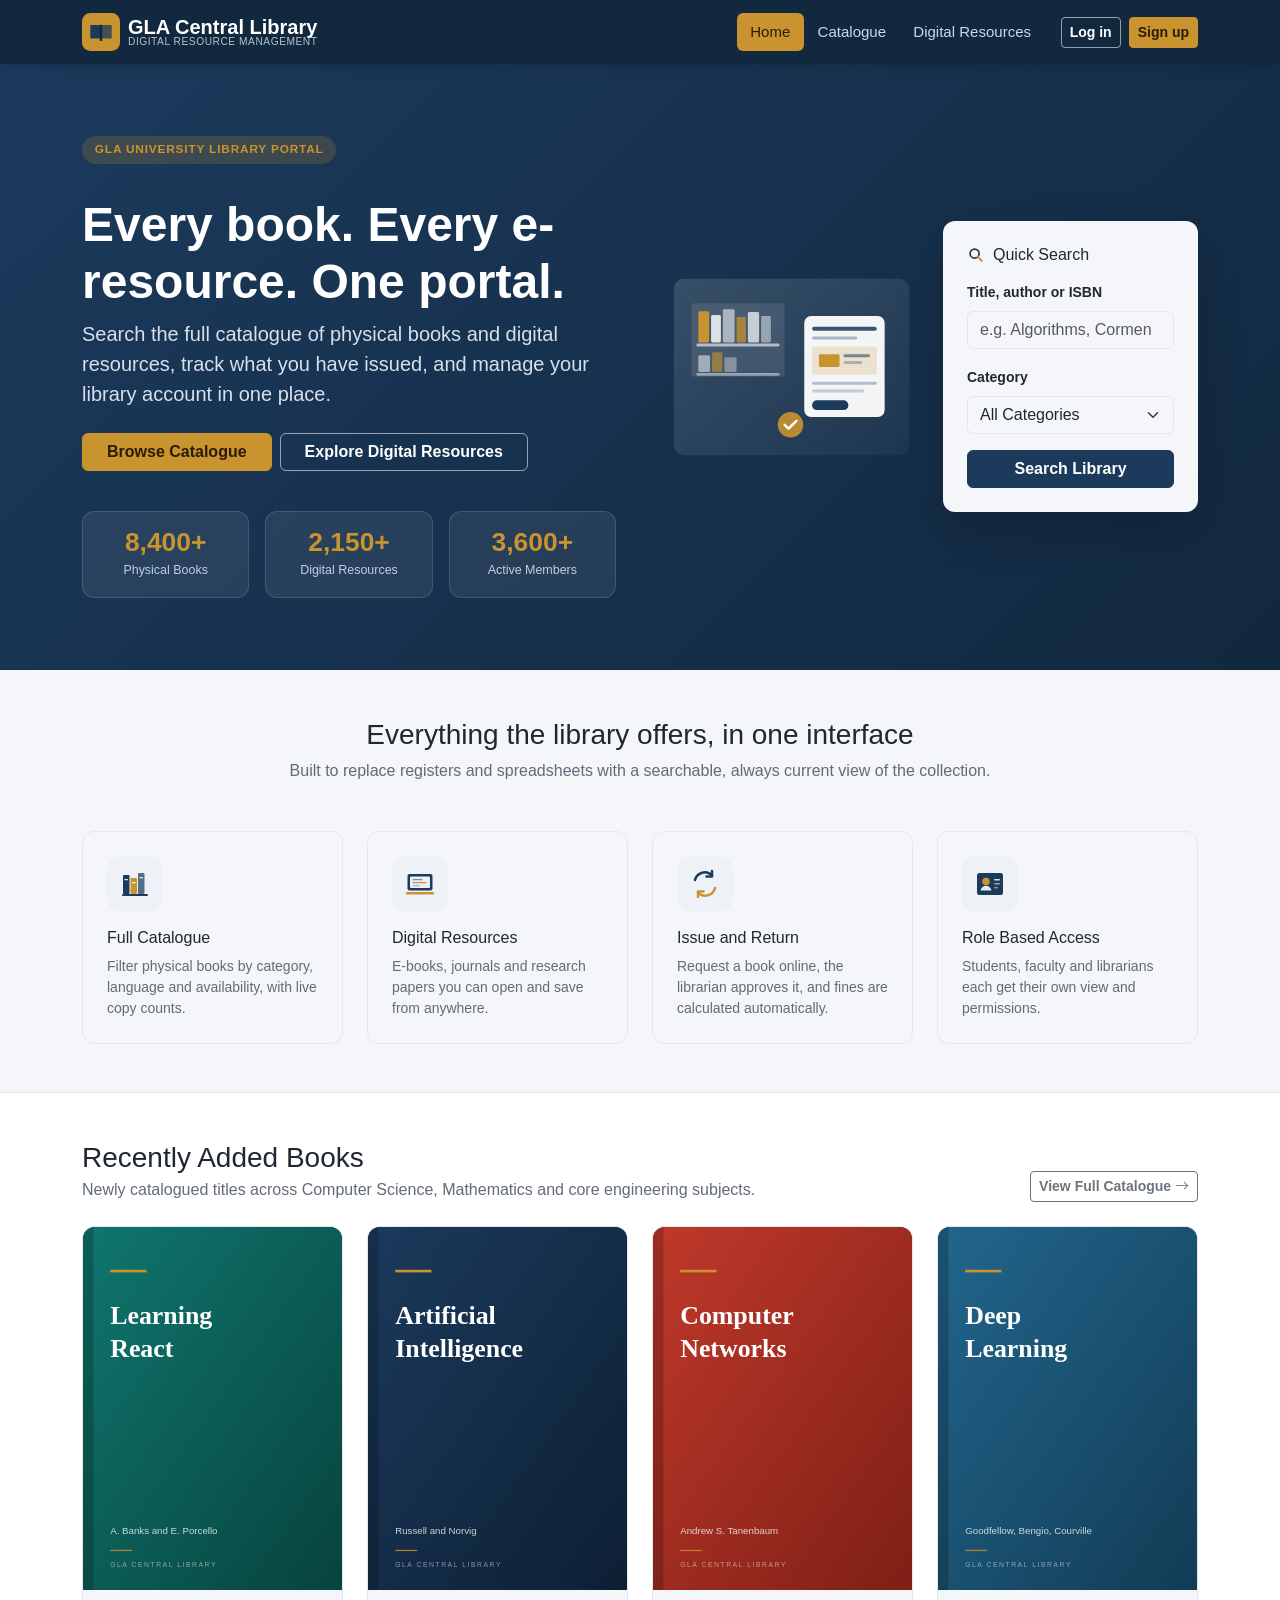
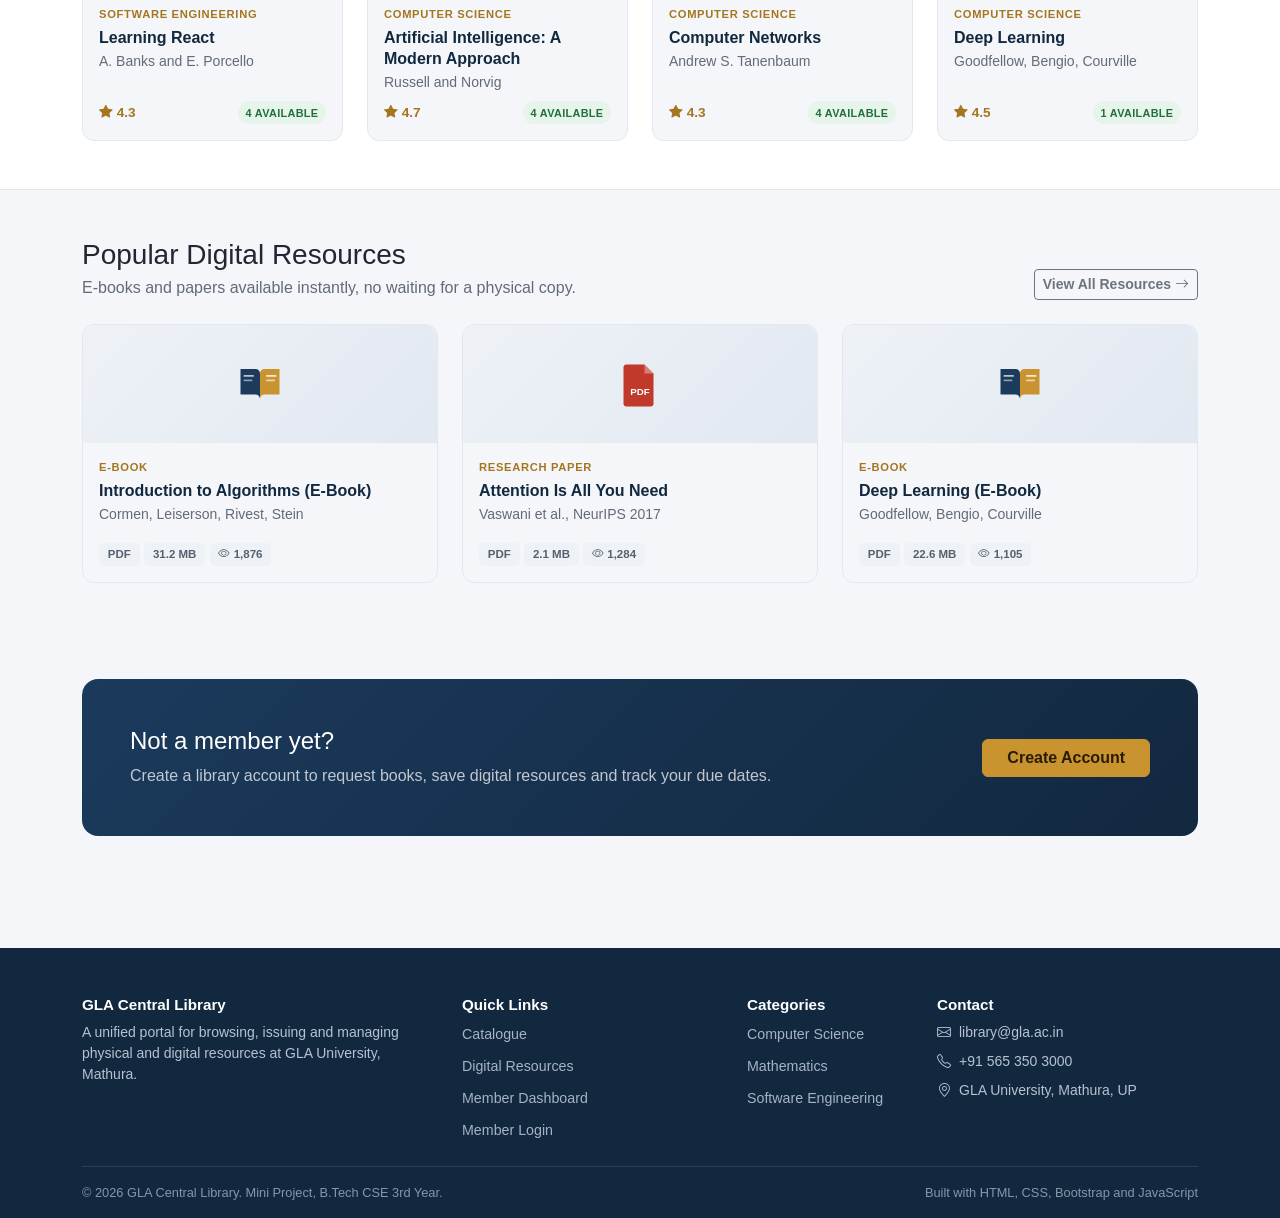
<file: index.html>
<!DOCTYPE html>
<html lang="en">
<head>
<meta charset="UTF-8">
<meta name="viewport" content="width=device-width, initial-scale=1">
<title>Home | GLA Central Library</title>
<meta name="description" content="GLA Central Library portal - search books, open digital resources and manage your library account.">
<link rel="icon" href="img/logo.svg">
<link href="https://cdn.jsdelivr.net/npm/bootstrap@5.3.3/dist/css/bootstrap.min.css" rel="stylesheet">
<link href="https://cdn.jsdelivr.net/npm/bootstrap-icons@1.11.3/font/bootstrap-icons.min.css" rel="stylesheet">
<link rel="stylesheet" href="css/style.css">
<link rel="stylesheet" href="css/responsive.css">
</head>
<body>

<header id="siteHeader" class="sticky-top"></header>

<main id="main">

<section class="hero py-5">
  <div class="container py-lg-4">
    <div class="row align-items-center g-5">
      <div class="col-lg-6">
        <span class="eyebrow mb-3">GLA University Library Portal</span>
        <h1 class="display-5 fw-bold mt-3">Every book. Every e-resource. One portal.</h1>
        <p class="lead">Search the full catalogue of physical books and digital resources, track what you have issued, and manage your library account in one place.</p>
        <div class="d-flex flex-wrap gap-2 mt-4">
          <a href="catalogue.html" class="btn btn-gold px-4">Browse Catalogue</a>
          <a href="digital-resources.html" class="btn btn-outline-light-thin px-4">Explore Digital Resources</a>
        </div>

        <div class="row g-3 mt-4">
          <div class="col-4">
            <div class="stat-tile">
              <span class="stat-value" data-count="8400" data-suffix="+">0</span>
              <small>Physical Books</small>
            </div>
          </div>
          <div class="col-4">
            <div class="stat-tile">
              <span class="stat-value" data-count="2150" data-suffix="+">0</span>
              <small>Digital Resources</small>
            </div>
          </div>
          <div class="col-4">
            <div class="stat-tile">
              <span class="stat-value" data-count="3600" data-suffix="+">0</span>
              <small>Active Members</small>
            </div>
          </div>
        </div>
      </div>

      <div class="col-lg-6">
        <div class="row g-4 align-items-center">
          <div class="col-md-6 d-none d-lg-block">
            <img src="img/hero-library.svg" alt="Library shelves and a digital reader" class="hero-art">
          </div>
          <div class="col-md-6">
            <div class="card shadow-lg border-0">
              <div class="card-body p-4">
                <h2 class="h6 mb-3 d-flex align-items-center gap-2">
                  <img src="img/icons/search.svg" alt="" width="18" height="18"> Quick Search
                </h2>
                <form action="catalogue.html" method="get">
                  <div class="mb-3">
                    <label for="q" class="form-label small fw-semibold">Title, author or ISBN</label>
                    <input type="text" class="form-control" id="q" name="q" placeholder="e.g. Algorithms, Cormen">
                  </div>
                  <div class="mb-3">
                    <label for="cat" class="form-label small fw-semibold">Category</label>
                    <select class="form-select" id="cat" name="category">
                      <option value="">All Categories</option>
                    </select>
                  </div>
                  <button type="submit" class="btn btn-navy w-100">Search Library</button>
                </form>
              </div>
            </div>
          </div>
        </div>
      </div>
    </div>
  </div>
</section>

<section class="py-5">
  <div class="container">
    <div class="text-center mb-5">
      <h2 class="h3">Everything the library offers, in one interface</h2>
      <p class="text-muted-soft mb-0">Built to replace registers and spreadsheets with a searchable, always current view of the collection.</p>
    </div>

    <div class="row g-4">
      <div class="col-sm-6 col-lg-3">
        <a href="catalogue.html" class="card card-lift feature-card h-100 text-decoration-none text-reset">
          <div class="card-body p-4">
            <div class="feature-icon-box mb-3"><img src="img/icons/catalogue.svg" alt=""></div>
            <h3 class="h6">Full Catalogue</h3>
            <p class="text-muted-soft small mb-0">Filter physical books by category, language and availability, with live copy counts.</p>
          </div>
        </a>
      </div>
      <div class="col-sm-6 col-lg-3">
        <a href="digital-resources.html" class="card card-lift feature-card h-100 text-decoration-none text-reset">
          <div class="card-body p-4">
            <div class="feature-icon-box mb-3"><img src="img/icons/digital.svg" alt=""></div>
            <h3 class="h6">Digital Resources</h3>
            <p class="text-muted-soft small mb-0">E-books, journals and research papers you can open and save from anywhere.</p>
          </div>
        </a>
      </div>
      <div class="col-sm-6 col-lg-3">
        <div class="card card-lift feature-card h-100">
          <div class="card-body p-4">
            <div class="feature-icon-box mb-3"><img src="img/icons/issue-return.svg" alt=""></div>
            <h3 class="h6">Issue and Return</h3>
            <p class="text-muted-soft small mb-0">Request a book online, the librarian approves it, and fines are calculated automatically.</p>
          </div>
        </div>
      </div>
      <div class="col-sm-6 col-lg-3">
        <div class="card card-lift feature-card h-100">
          <div class="card-body p-4">
            <div class="feature-icon-box mb-3"><img src="img/icons/dashboard.svg" alt=""></div>
            <h3 class="h6">Role Based Access</h3>
            <p class="text-muted-soft small mb-0">Students, faculty and librarians each get their own view and permissions.</p>
          </div>
        </div>
      </div>
    </div>
  </div>
</section>

<section class="py-5 bg-white border-top border-bottom">
  <div class="container">
    <div class="d-flex flex-wrap justify-content-between align-items-end gap-2 mb-4">
      <div>
        <h2 class="h3 mb-1">Recently Added Books</h2>
        <p class="text-muted-soft mb-0">Newly catalogued titles across Computer Science, Mathematics and core engineering subjects.</p>
      </div>
      <a href="catalogue.html?sort=newest" class="btn btn-outline-secondary btn-sm">View Full Catalogue <i class="bi bi-arrow-right"></i></a>
    </div>
    <div class="row g-4" id="latestBooks"></div>
  </div>
</section>

<section class="py-5">
  <div class="container">
    <div class="d-flex flex-wrap justify-content-between align-items-end gap-2 mb-4">
      <div>
        <h2 class="h3 mb-1">Popular Digital Resources</h2>
        <p class="text-muted-soft mb-0">E-books and papers available instantly, no waiting for a physical copy.</p>
      </div>
      <a href="digital-resources.html" class="btn btn-outline-secondary btn-sm">View All Resources <i class="bi bi-arrow-right"></i></a>
    </div>
    <div class="row g-4" id="topResources"></div>
  </div>
</section>

<section class="py-5">
  <div class="container">
    <div class="rounded-4 p-4 p-lg-5 text-white" style="background:linear-gradient(135deg,#1b3a5c,#12283f)">
      <div class="row align-items-center g-4" id="ctaBox">
        <div class="col-lg-8">
          <h2 class="h4 text-white mb-2">Not a member yet?</h2>
          <p class="mb-0 text-light opacity-75">Create a library account to request books, save digital resources and track your due dates.</p>
        </div>
        <div class="col-lg-4 text-lg-end">
          <a href="signup.html" class="btn btn-gold px-4">Create Account</a>
        </div>
      </div>
    </div>
  </div>
</section>

</main>

<footer id="siteFooter"></footer>

<script src="https://cdn.jsdelivr.net/npm/bootstrap@5.3.3/dist/js/bootstrap.bundle.min.js"></script>
<script src="js/main.js"></script>
<script src="js/home.js"></script>
</body>
</html>
</file>
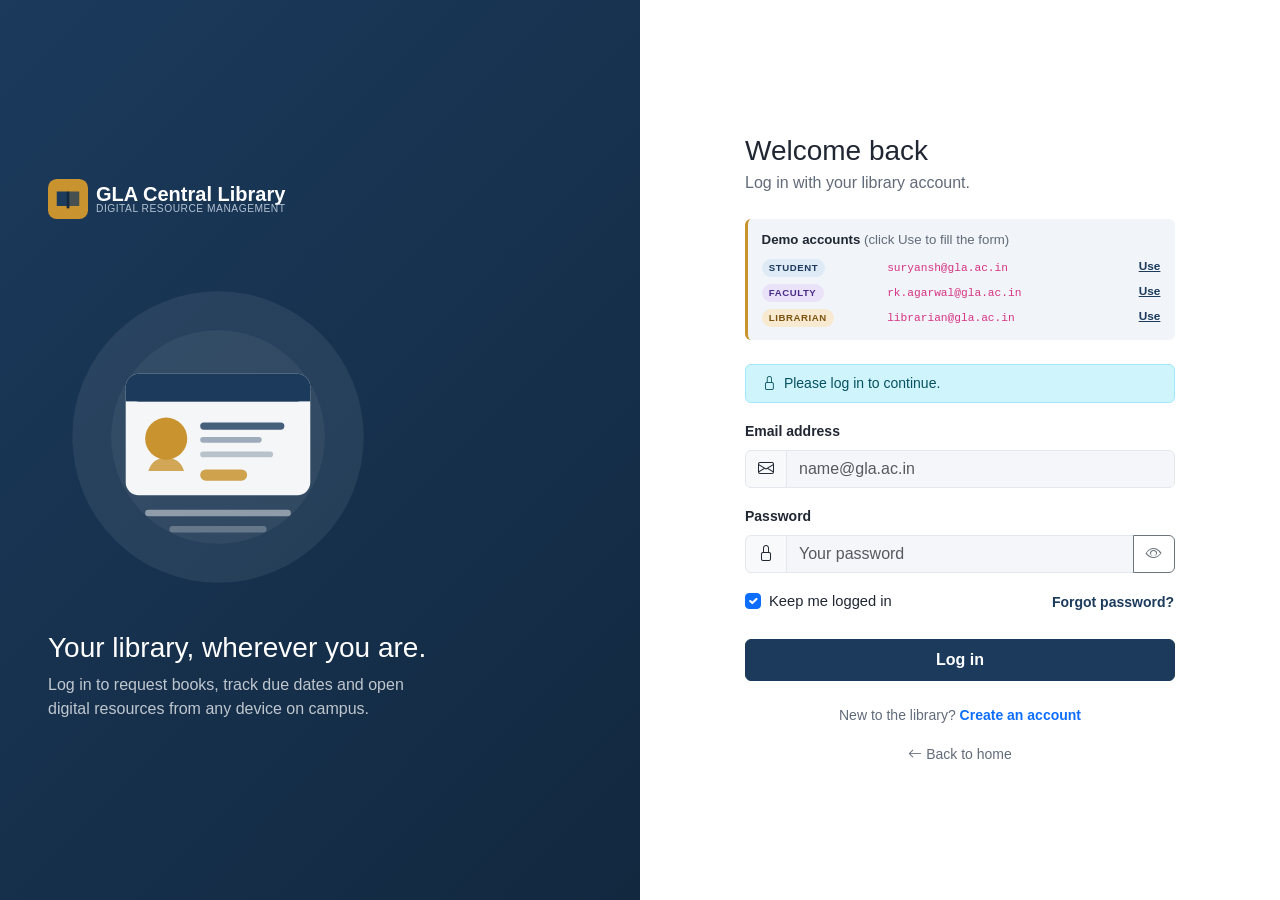
<file: admin.html>
<!DOCTYPE html>
<html lang="en">
<head>
<meta charset="UTF-8">
<meta name="viewport" content="width=device-width, initial-scale=1">
<title>Librarian Desk | GLA Central Library</title>
<link rel="icon" href="img/logo.svg">
<link href="https://cdn.jsdelivr.net/npm/bootstrap@5.3.3/dist/css/bootstrap.min.css" rel="stylesheet">
<link href="https://cdn.jsdelivr.net/npm/bootstrap-icons@1.11.3/font/bootstrap-icons.min.css" rel="stylesheet">
<link rel="stylesheet" href="css/style.css">
<link rel="stylesheet" href="css/responsive.css">
</head>
<body>

<header id="siteHeader" class="sticky-top"></header>

<main id="main">
<section class="py-4 py-lg-5">
  <div class="container">
    <nav aria-label="breadcrumb">
      <ol class="breadcrumb small mb-3">
        <li class="breadcrumb-item"><a href="index.html" class="text-decoration-none">Home</a></li>
        <li class="breadcrumb-item active" aria-current="page">Librarian Desk</li>
      </ol>
    </nav>

    <div class="welcome-banner mb-4">
      <div class="d-flex flex-wrap justify-content-between align-items-center gap-3">
        <div>
          <span class="role-pill role-librarian">Librarian</span>
          <h1 class="h3 mt-2 mb-1">Librarian Desk</h1>
          <p class="mb-0 opacity-75" id="deskSummary">Manage books, members, resources and the JSON database.</p>
        </div>
        <div class="d-flex flex-wrap gap-2">
          <a href="issue-return.html" class="btn btn-gold btn-sm"><i class="bi bi-arrow-left-right me-1"></i>Issue / Return</a>
          <button type="button" class="btn btn-outline-light-thin btn-sm" id="exportAllTop"><i class="bi bi-download me-1"></i>Export database</button>
        </div>
      </div>
    </div>

    <div class="row g-3 mb-4" id="kpiRow"></div>

    <ul class="nav nav-tabs" id="deskTabs" role="tablist">
      <li class="nav-item" role="presentation"><button class="nav-link active" id="tab-overview" data-bs-toggle="tab" data-bs-target="#paneOverview" type="button" role="tab">Overview</button></li>
      <li class="nav-item" role="presentation"><button class="nav-link" id="tab-books" data-bs-toggle="tab" data-bs-target="#paneBooks" type="button" role="tab">Books</button></li>
      <li class="nav-item" role="presentation"><button class="nav-link" id="tab-members" data-bs-toggle="tab" data-bs-target="#paneMembers" type="button" role="tab">Members</button></li>
      <li class="nav-item" role="presentation"><button class="nav-link" id="tab-resources" data-bs-toggle="tab" data-bs-target="#paneResources" type="button" role="tab">Digital Resources</button></li>
      <li class="nav-item" role="presentation"><button class="nav-link" id="tab-data" data-bs-toggle="tab" data-bs-target="#paneData" type="button" role="tab">JSON Data</button></li>
    </ul>

    <div class="tab-content bg-white border border-top-0 rounded-bottom-3 p-3 p-lg-4">

      <!-- overview -->
      <div class="tab-pane fade show active" id="paneOverview" role="tabpanel" aria-labelledby="tab-overview">
        <div class="row g-4">
          <div class="col-lg-7">
            <h2 class="section-title mb-3"><i class="bi bi-exclamation-octagon"></i> Overdue and due soon</h2>
            <div class="table-responsive">
              <table class="table align-middle mb-0">
                <thead><tr><th>Member</th><th>Book</th><th>Due</th><th>Fine</th><th class="text-end"></th></tr></thead>
                <tbody id="attentionRows"></tbody>
              </table>
            </div>
          </div>
          <div class="col-lg-5">
            <h2 class="section-title mb-3"><i class="bi bi-bar-chart"></i> Copies by category</h2>
            <div id="categoryBars"></div>
            <h2 class="section-title mt-4 mb-3"><i class="bi bi-trophy"></i> Most borrowed</h2>
            <ol class="small mb-0 ps-3" id="topBooks"></ol>
          </div>
        </div>
      </div>

      <!-- books -->
      <div class="tab-pane fade" id="paneBooks" role="tabpanel" aria-labelledby="tab-books">
        <div class="d-flex flex-wrap justify-content-between gap-2 mb-3">
          <input type="search" class="form-control form-control-sm" id="bookSearch" placeholder="Search title, author, ISBN" style="max-width:280px" aria-label="Search books">
          <button class="btn btn-navy btn-sm" type="button" id="addBookBtn"><i class="bi bi-plus-lg me-1"></i>Add book</button>
        </div>
        <div class="table-responsive">
          <table class="table align-middle mb-0">
            <thead><tr><th>Book</th><th>Category</th><th>ISBN</th><th>Copies</th><th>Rating</th><th class="text-end">Actions</th></tr></thead>
            <tbody id="bookRows"></tbody>
          </table>
        </div>
      </div>

      <!-- members -->
      <div class="tab-pane fade" id="paneMembers" role="tabpanel" aria-labelledby="tab-members">
        <div class="d-flex flex-wrap justify-content-between gap-2 mb-3">
          <div class="d-flex flex-wrap gap-2">
            <input type="search" class="form-control form-control-sm" id="memberSearch" placeholder="Search name, email, ID" style="max-width:240px" aria-label="Search members">
            <select class="form-select form-select-sm w-auto" id="roleFilter" aria-label="Filter by role">
              <option value="">All roles</option>
              <option value="student">Students</option>
              <option value="faculty">Faculty</option>
              <option value="librarian">Librarians</option>
            </select>
          </div>
          <button class="btn btn-navy btn-sm" type="button" id="addMemberBtn"><i class="bi bi-person-plus me-1"></i>Add member</button>
        </div>
        <div class="table-responsive">
          <table class="table align-middle mb-0">
            <thead><tr><th>Member</th><th>ID</th><th>Role</th><th>Loans</th><th>Fine due</th><th>Status</th><th class="text-end">Actions</th></tr></thead>
            <tbody id="memberRows"></tbody>
          </table>
        </div>
      </div>

      <!-- resources -->
      <div class="tab-pane fade" id="paneResources" role="tabpanel" aria-labelledby="tab-resources">
        <div class="d-flex flex-wrap justify-content-between gap-2 mb-3">
          <input type="search" class="form-control form-control-sm" id="resourceSearch" placeholder="Search resources" style="max-width:280px" aria-label="Search resources">
          <button class="btn btn-navy btn-sm" type="button" id="addResourceBtn"><i class="bi bi-plus-lg me-1"></i>Add resource</button>
        </div>
        <div class="table-responsive">
          <table class="table align-middle mb-0">
            <thead><tr><th>Resource</th><th>Type</th><th>Access</th><th>Views</th><th class="text-end">Actions</th></tr></thead>
            <tbody id="resourceRows"></tbody>
          </table>
        </div>
      </div>

      <!-- data -->
      <div class="tab-pane fade" id="paneData" role="tabpanel" aria-labelledby="tab-data">
        <div class="row g-4">
          <div class="col-lg-6">
            <h2 class="section-title mb-2"><i class="bi bi-database"></i> How the JSON database works</h2>
            <p class="small text-muted-soft">The files in <code>data/</code> are the seed. On the first visit they are loaded into the browser and every change (issues, returns, requests, sign ups, edits) is saved on top of them. Export a collection below to get the current state back as a JSON file - drop it into <code>data/</code> to make it the new seed.</p>
            <div class="table-responsive">
              <table class="table align-middle mb-0">
                <thead><tr><th>Collection</th><th>Records</th><th class="text-end">Export</th></tr></thead>
                <tbody id="dataRows"></tbody>
              </table>
            </div>
          </div>
          <div class="col-lg-6">
            <h2 class="section-title mb-2"><i class="bi bi-arrow-counterclockwise"></i> Reset</h2>
            <p class="small text-muted-soft">Throws away every change and reloads the original JSON files. Useful before a demo.</p>
            <button class="btn btn-outline-danger btn-sm" type="button" id="resetAll"><i class="bi bi-arrow-counterclockwise me-1"></i>Reset demo data</button>

            <h2 class="section-title mt-4 mb-2"><i class="bi bi-shield-lock"></i> Role permissions</h2>
            <div id="permTable"></div>
          </div>
        </div>
      </div>
    </div>
  </div>
</section>
</main>

<!-- shared modal used for add / edit forms -->
<div class="modal fade" id="formModal" tabindex="-1" aria-labelledby="formModalTitle" aria-hidden="true">
  <div class="modal-dialog modal-lg modal-dialog-scrollable">
    <form class="modal-content" id="modalForm" novalidate>
      <div class="modal-header">
        <h2 class="modal-title h5" id="formModalTitle">Edit</h2>
        <button type="button" class="btn-close" data-bs-dismiss="modal" aria-label="Close"></button>
      </div>
      <div class="modal-body" id="modalBody"></div>
      <div class="modal-footer">
        <div class="small text-danger me-auto" id="modalErr" role="alert"></div>
        <button type="button" class="btn btn-outline-secondary" data-bs-dismiss="modal">Cancel</button>
        <button type="submit" class="btn btn-navy" id="modalSave">Save</button>
      </div>
    </form>
  </div>
</div>

<footer id="siteFooter"></footer>

<script src="https://cdn.jsdelivr.net/npm/bootstrap@5.3.3/dist/js/bootstrap.bundle.min.js"></script>
<script src="js/main.js"></script>
<script src="js/admin.js"></script>
</body>
</html>
</file>
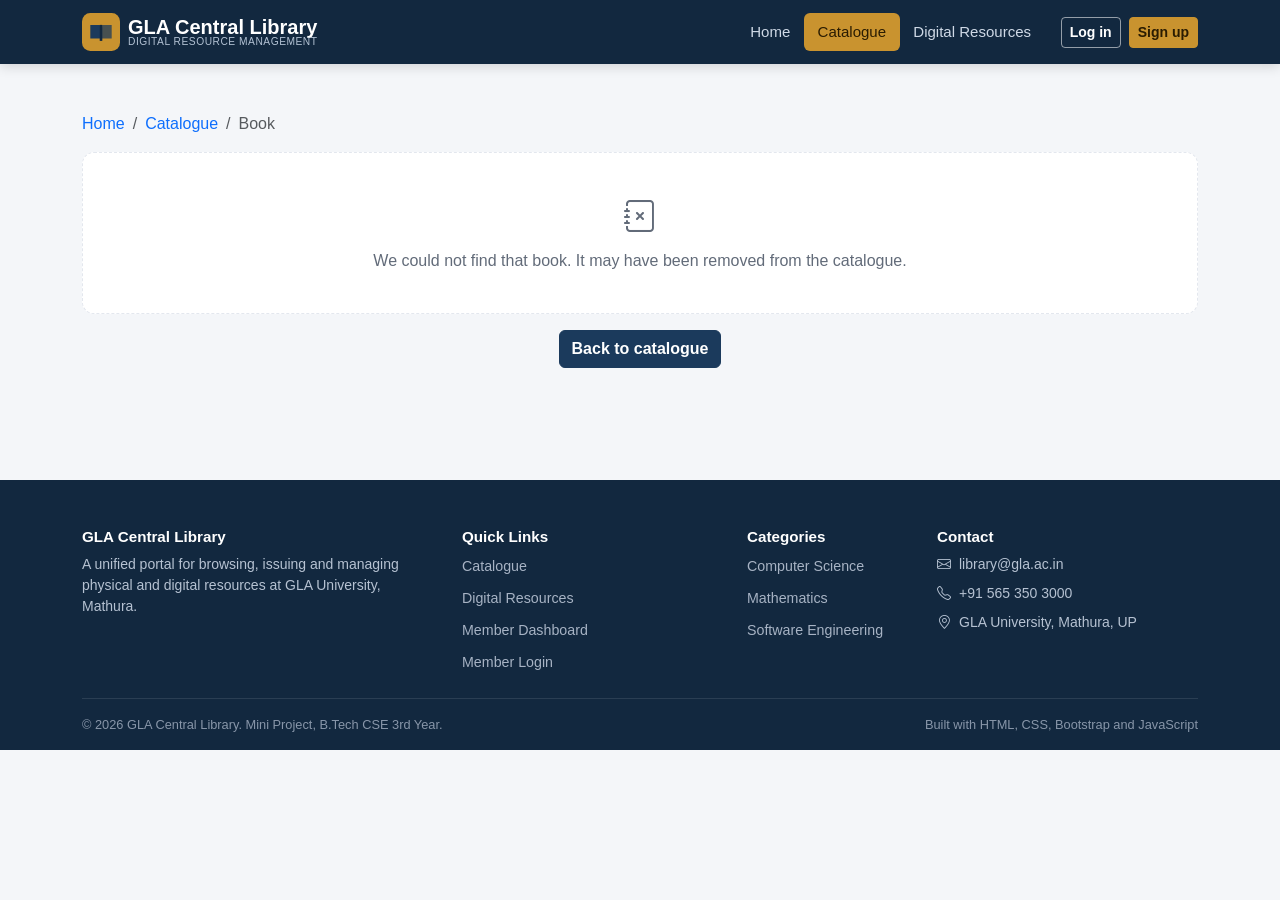
<file: book-details.html>
<!DOCTYPE html>
<html lang="en">
<head>
<meta charset="UTF-8">
<meta name="viewport" content="width=device-width, initial-scale=1">
<title>Book Details | GLA Central Library</title>
<link rel="icon" href="img/logo.svg">
<link href="https://cdn.jsdelivr.net/npm/bootstrap@5.3.3/dist/css/bootstrap.min.css" rel="stylesheet">
<link href="https://cdn.jsdelivr.net/npm/bootstrap-icons@1.11.3/font/bootstrap-icons.min.css" rel="stylesheet">
<link rel="stylesheet" href="css/style.css">
<link rel="stylesheet" href="css/responsive.css">
</head>
<body>

<header id="siteHeader" class="sticky-top"></header>

<main id="main">
<section class="py-4 py-lg-5">
  <div class="container">
    <nav aria-label="breadcrumb">
      <ol class="breadcrumb small">
        <li class="breadcrumb-item"><a href="index.html" class="text-decoration-none">Home</a></li>
        <li class="breadcrumb-item"><a href="catalogue.html" class="text-decoration-none">Catalogue</a></li>
        <li class="breadcrumb-item active" aria-current="page" id="crumbTitle">Book</li>
      </ol>
    </nav>

    <div id="bookDetail"></div>

    <div class="mt-5" id="similarWrap" hidden>
      <div class="d-flex justify-content-between align-items-end mb-3">
        <h2 class="h4 mb-0">You may also like</h2>
        <a href="catalogue.html" class="small text-decoration-none" id="similarMore">More in this category <i class="bi bi-arrow-right"></i></a>
      </div>
      <div class="row g-4" id="similarBooks"></div>
    </div>
  </div>
</section>
</main>

<footer id="siteFooter"></footer>

<script src="https://cdn.jsdelivr.net/npm/bootstrap@5.3.3/dist/js/bootstrap.bundle.min.js"></script>
<script src="js/main.js"></script>
<script src="js/book-details.js"></script>
</body>
</html>
</file>
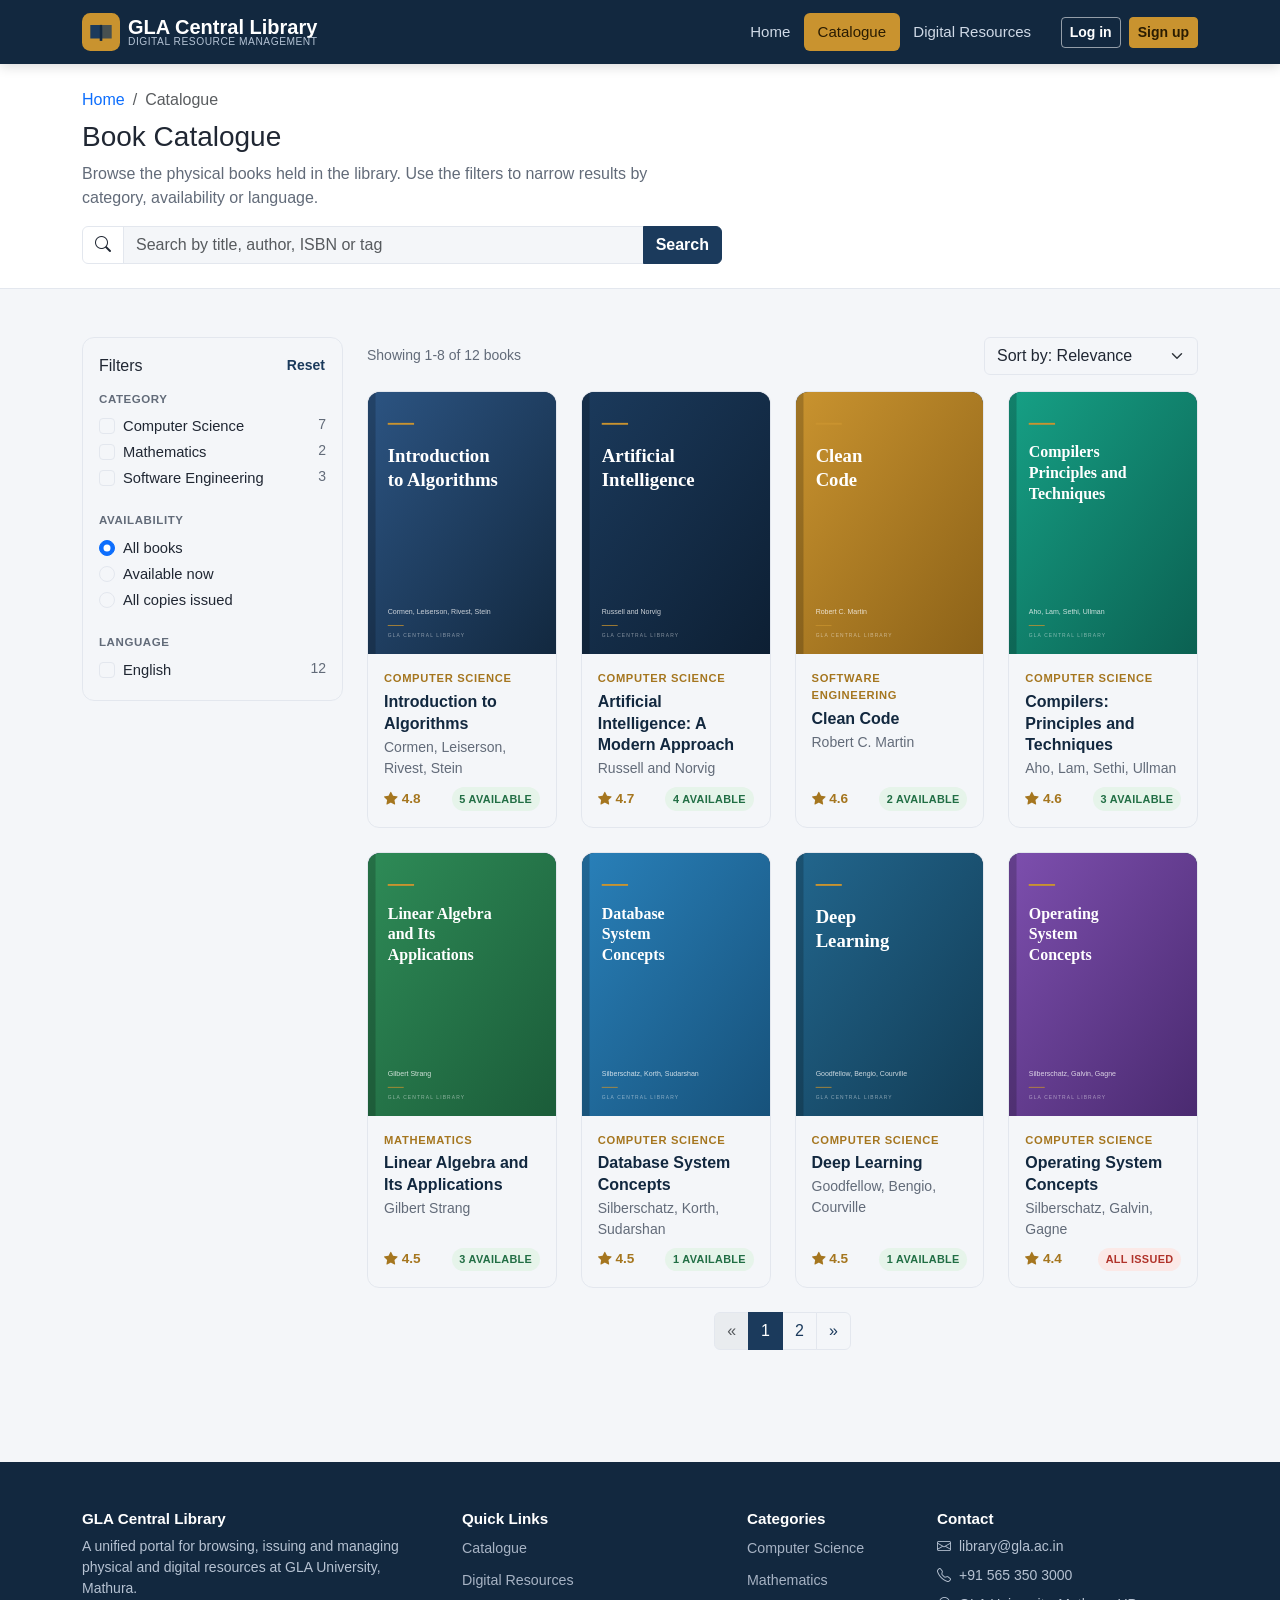
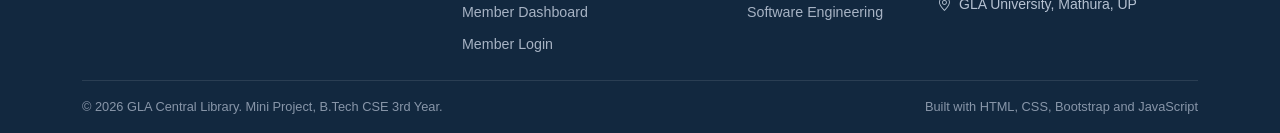
<file: catalogue.html>
<!DOCTYPE html>
<html lang="en">
<head>
<meta charset="UTF-8">
<meta name="viewport" content="width=device-width, initial-scale=1">
<title>Catalogue | GLA Central Library</title>
<link rel="icon" href="img/logo.svg">
<link href="https://cdn.jsdelivr.net/npm/bootstrap@5.3.3/dist/css/bootstrap.min.css" rel="stylesheet">
<link href="https://cdn.jsdelivr.net/npm/bootstrap-icons@1.11.3/font/bootstrap-icons.min.css" rel="stylesheet">
<link rel="stylesheet" href="css/style.css">
<link rel="stylesheet" href="css/responsive.css">
</head>
<body>

<header id="siteHeader" class="sticky-top"></header>

<main id="main">

<section class="py-4 bg-white border-bottom">
  <div class="container">
    <nav aria-label="breadcrumb">
      <ol class="breadcrumb small mb-2">
        <li class="breadcrumb-item"><a href="index.html" class="text-decoration-none">Home</a></li>
        <li class="breadcrumb-item active" aria-current="page">Catalogue</li>
      </ol>
    </nav>
    <h1 class="h3">Book Catalogue</h1>
    <p class="text-muted-soft" style="max-width:65ch">Browse the physical books held in the library. Use the filters to narrow results by category, availability or language.</p>

    <form class="input-group mt-3" style="max-width:640px" id="searchForm" role="search">
      <span class="input-group-text bg-white"><i class="bi bi-search"></i></span>
      <input type="search" class="form-control" id="searchInput" placeholder="Search by title, author, ISBN or tag" aria-label="Search books">
      <button class="btn btn-navy" type="submit">Search</button>
    </form>
  </div>
</section>

<section class="py-4 py-lg-5">
  <div class="container">
    <div class="row g-4">

      <aside class="col-lg-3">
        <button class="btn btn-outline-secondary w-100 d-lg-none mb-2" type="button" data-bs-toggle="collapse" data-bs-target="#filterBox" aria-expanded="false" aria-controls="filterBox">
          <i class="bi bi-funnel me-1"></i> Show filters
        </button>
        <div class="collapse d-lg-block" id="filterBox">
          <div class="card filter-card">
            <div class="card-body">
              <div class="d-flex justify-content-between align-items-center mb-3">
                <h2 class="h6 mb-0">Filters</h2>
                <button class="btn btn-link btn-sm text-decoration-none p-0" type="button" id="resetBtn">Reset</button>
              </div>

              <h3 class="text-uppercase text-muted-soft fw-bold mb-2" style="font-size:.72rem;letter-spacing:.05em">Category</h3>
              <div id="categoryFilters" class="mb-4"></div>

              <h3 class="text-uppercase text-muted-soft fw-bold mb-2" style="font-size:.72rem;letter-spacing:.05em">Availability</h3>
              <div id="statusFilters" class="mb-4"></div>

              <h3 class="text-uppercase text-muted-soft fw-bold mb-2" style="font-size:.72rem;letter-spacing:.05em">Language</h3>
              <div id="languageFilters"></div>
            </div>
          </div>
        </div>
      </aside>

      <div class="col-lg-9">
        <div class="d-flex flex-wrap justify-content-between align-items-center gap-2 mb-3">
          <span class="text-muted-soft small" id="resultCount" aria-live="polite"></span>
          <select class="form-select w-auto" id="sortSelect" aria-label="Sort books">
            <option value="relevance">Sort by: Relevance</option>
            <option value="title">Sort by: Title (A-Z)</option>
            <option value="newest">Sort by: Newly Added</option>
            <option value="rating">Sort by: Rating</option>
            <option value="available">Sort by: Most Available</option>
          </select>
        </div>

        <div class="row g-4" id="bookGrid"></div>

        <nav class="mt-4 d-flex justify-content-center" aria-label="Catalogue pages">
          <ul class="pagination mb-0" id="pagination"></ul>
        </nav>
      </div>
    </div>
  </div>
</section>

</main>

<footer id="siteFooter"></footer>

<script src="https://cdn.jsdelivr.net/npm/bootstrap@5.3.3/dist/js/bootstrap.bundle.min.js"></script>
<script src="js/main.js"></script>
<script src="js/catalogue.js"></script>
</body>
</html>
</file>
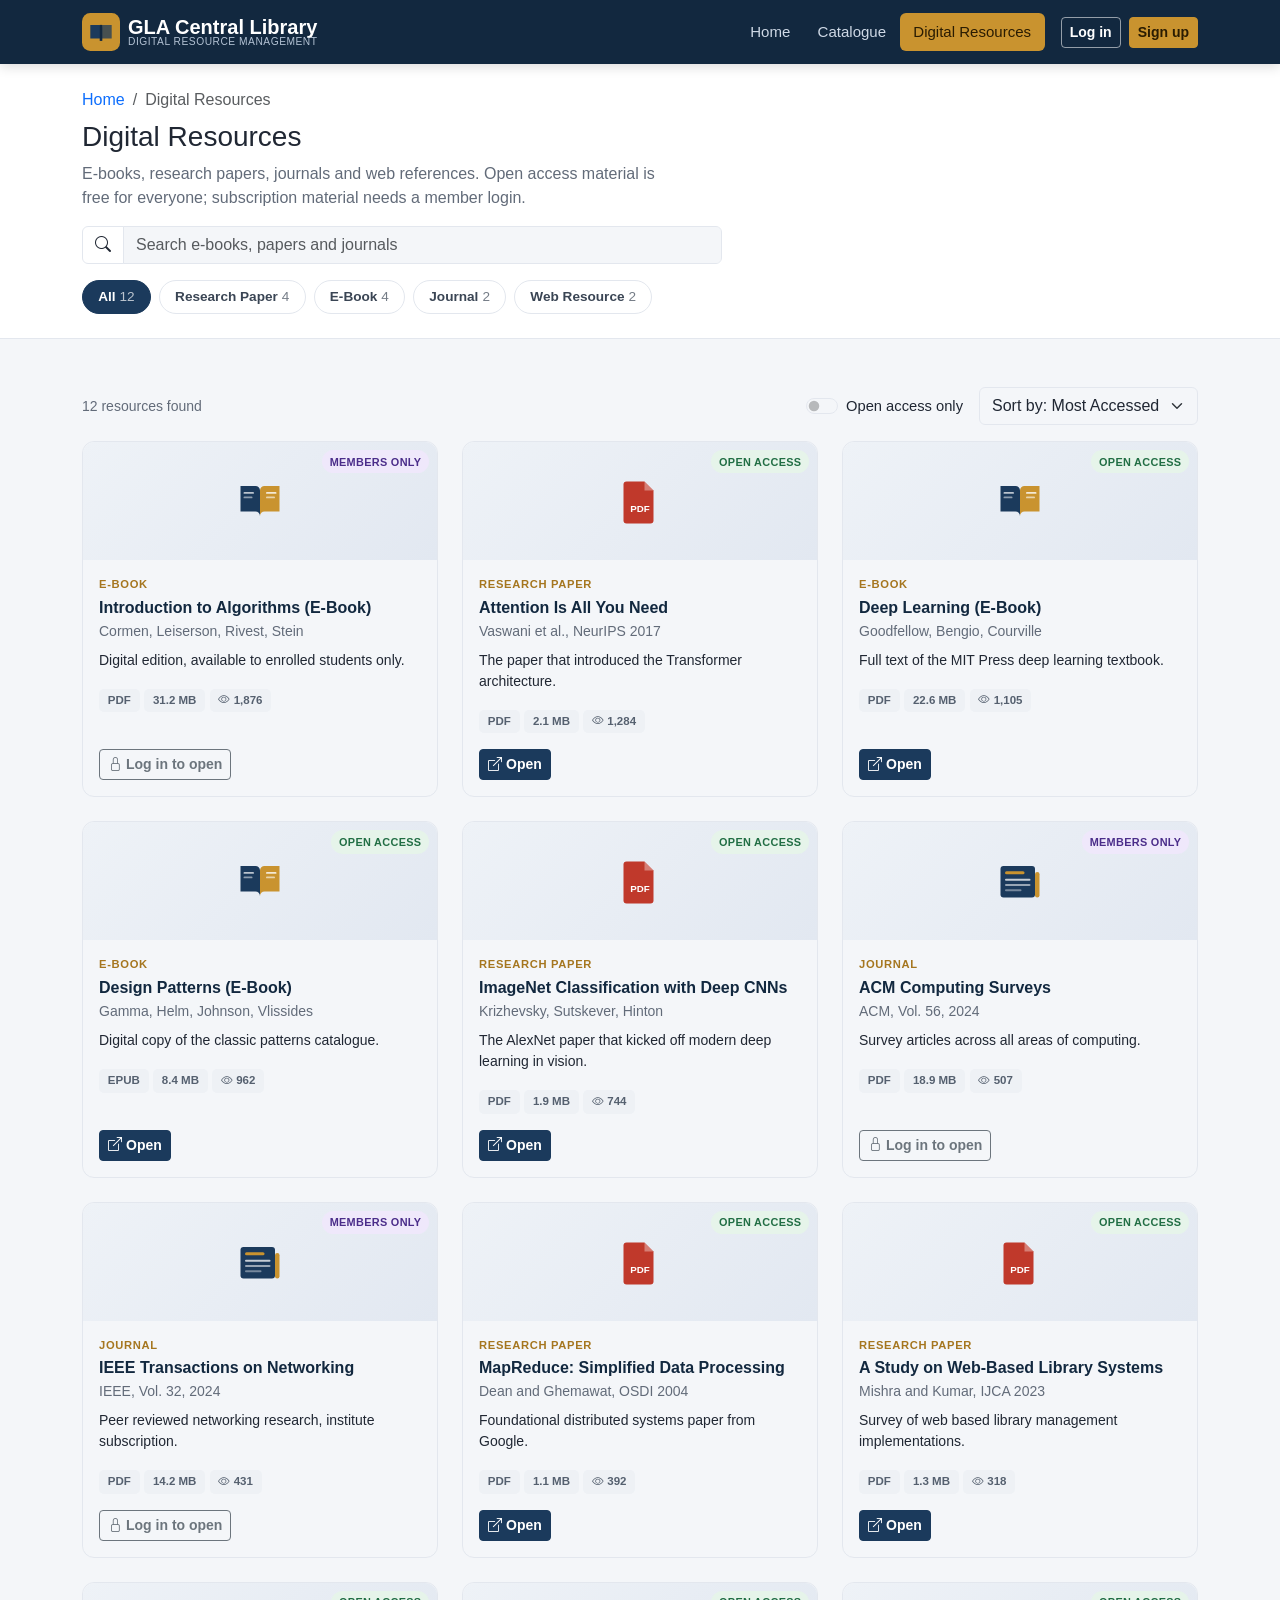
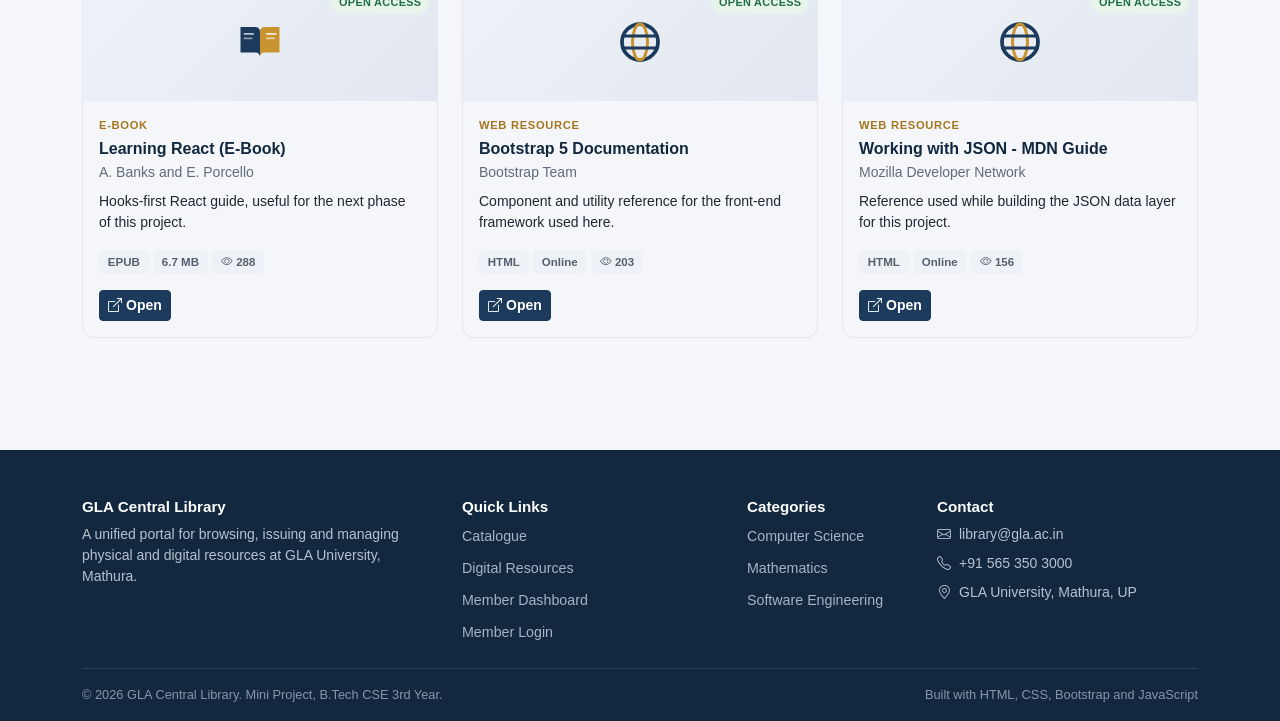
<file: digital-resources.html>
<!DOCTYPE html>
<html lang="en">
<head>
<meta charset="UTF-8">
<meta name="viewport" content="width=device-width, initial-scale=1">
<title>Digital Resources | GLA Central Library</title>
<link rel="icon" href="img/logo.svg">
<link href="https://cdn.jsdelivr.net/npm/bootstrap@5.3.3/dist/css/bootstrap.min.css" rel="stylesheet">
<link href="https://cdn.jsdelivr.net/npm/bootstrap-icons@1.11.3/font/bootstrap-icons.min.css" rel="stylesheet">
<link rel="stylesheet" href="css/style.css">
<link rel="stylesheet" href="css/responsive.css">
</head>
<body>

<header id="siteHeader" class="sticky-top"></header>

<main id="main">

<section class="py-4 bg-white border-bottom">
  <div class="container">
    <nav aria-label="breadcrumb">
      <ol class="breadcrumb small mb-2">
        <li class="breadcrumb-item"><a href="index.html" class="text-decoration-none">Home</a></li>
        <li class="breadcrumb-item active" aria-current="page">Digital Resources</li>
      </ol>
    </nav>
    <h1 class="h3">Digital Resources</h1>
    <p class="text-muted-soft" style="max-width:65ch">E-books, research papers, journals and web references. Open access material is free for everyone; subscription material needs a member login.</p>

    <div class="input-group mt-3" style="max-width:640px">
      <span class="input-group-text bg-white"><i class="bi bi-search"></i></span>
      <input type="search" class="form-control" id="resSearch" placeholder="Search e-books, papers and journals" aria-label="Search resources">
    </div>

    <div class="d-flex flex-wrap gap-2 mt-3" id="typeTabs" role="group" aria-label="Filter by type"></div>
  </div>
</section>

<section class="py-4 py-lg-5">
  <div class="container">
    <div class="d-flex flex-wrap justify-content-between align-items-center gap-2 mb-3">
      <span class="text-muted-soft small" id="resCount" aria-live="polite"></span>
      <div class="d-flex flex-wrap gap-2 align-items-center">
        <div class="form-check form-switch mb-0 me-2">
          <input class="form-check-input" type="checkbox" role="switch" id="openOnly">
          <label class="form-check-label small" for="openOnly">Open access only</label>
        </div>
        <div class="form-check form-switch mb-0 me-2" id="savedOnlyWrap" hidden>
          <input class="form-check-input" type="checkbox" role="switch" id="savedOnly">
          <label class="form-check-label small" for="savedOnly">My saved</label>
        </div>
        <select class="form-select w-auto" id="resSort" aria-label="Sort resources">
          <option value="popular">Sort by: Most Accessed</option>
          <option value="newest">Sort by: Newest</option>
          <option value="title">Sort by: Title (A-Z)</option>
        </select>
      </div>
    </div>

    <div class="row g-4" id="resourceGrid"></div>
  </div>
</section>

</main>

<footer id="siteFooter"></footer>

<script src="https://cdn.jsdelivr.net/npm/bootstrap@5.3.3/dist/js/bootstrap.bundle.min.js"></script>
<script src="js/main.js"></script>
<script src="js/resources.js"></script>
</body>
</html>
</file>
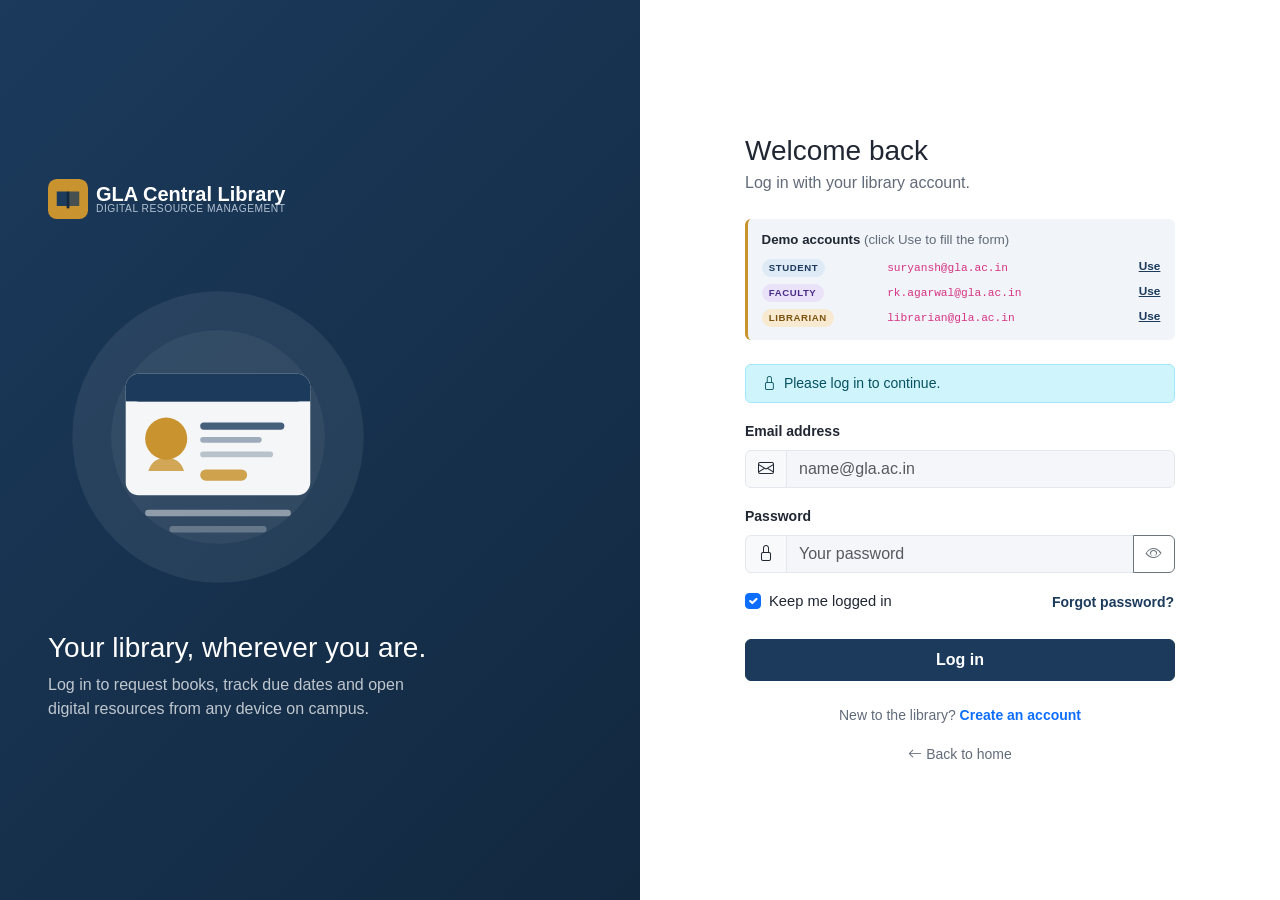
<file: issue-return.html>
<!DOCTYPE html>
<html lang="en">
<head>
<meta charset="UTF-8">
<meta name="viewport" content="width=device-width, initial-scale=1">
<title>Issue / Return | GLA Central Library</title>
<link rel="icon" href="img/logo.svg">
<link href="https://cdn.jsdelivr.net/npm/bootstrap@5.3.3/dist/css/bootstrap.min.css" rel="stylesheet">
<link href="https://cdn.jsdelivr.net/npm/bootstrap-icons@1.11.3/font/bootstrap-icons.min.css" rel="stylesheet">
<link rel="stylesheet" href="css/style.css">
<link rel="stylesheet" href="css/responsive.css">
</head>
<body>

<header id="siteHeader" class="sticky-top"></header>

<main id="main">
<section class="py-4 py-lg-5">
  <div class="container">
    <nav aria-label="breadcrumb">
      <ol class="breadcrumb small mb-2">
        <li class="breadcrumb-item"><a href="index.html" class="text-decoration-none">Home</a></li>
        <li class="breadcrumb-item"><a href="admin.html" class="text-decoration-none">Librarian Desk</a></li>
        <li class="breadcrumb-item active" aria-current="page">Issue / Return</li>
      </ol>
    </nav>
    <h1 class="h3">Issue and Return Books</h1>
    <p class="text-muted-soft" style="max-width:65ch">Issue a book to a member, take a book back, or approve requests members made online. Due dates and fines are worked out automatically from the loan rules.</p>

    <div class="row text-center steps my-4 my-lg-5" id="stepBar">
      <div class="col step is-active">
        <div class="step-dot">1</div>
        <small>Select Member</small>
      </div>
      <div class="col step">
        <div class="step-dot">2</div>
        <small>Choose Book</small>
      </div>
      <div class="col step">
        <div class="step-dot">3</div>
        <small>Confirm</small>
      </div>
      <div class="col step">
        <div class="step-dot">4</div>
        <small>Done</small>
      </div>
    </div>

    <div class="row g-4">

      <div class="col-lg-6">
        <div class="card h-100">
          <div class="card-body">
            <h2 class="h6 d-flex align-items-center gap-2 mb-3">
              <img src="img/icons/issue-return.svg" alt="" width="22" height="22"> Issue a Book
            </h2>

            <form id="issueForm" novalidate>
              <div class="mb-3">
                <label for="issueMember" class="form-label small fw-semibold">Member</label>
                <select class="form-select" id="issueMember"></select>
                <div class="form-text" id="memberInfo"></div>
              </div>

              <div class="mb-3">
                <label for="issueBook" class="form-label small fw-semibold">Book</label>
                <select class="form-select" id="issueBook"></select>
              </div>

              <div class="row g-3">
                <div class="col-sm-6 mb-3">
                  <label for="issueDate" class="form-label small fw-semibold">Issue date</label>
                  <input type="date" class="form-control" id="issueDate">
                </div>
                <div class="col-sm-6 mb-3">
                  <label for="dueDate" class="form-label small fw-semibold">Due date</label>
                  <input type="date" class="form-control" id="dueDate" readonly>
                </div>
              </div>

              <div class="summary-box mb-3" id="issueSummary"></div>
              <div class="small text-danger mb-2" id="issueErr" role="alert"></div>

              <button type="submit" class="btn btn-gold w-100" id="issueBtn">Confirm and Issue</button>
            </form>
          </div>
        </div>
      </div>

      <div class="col-lg-6">
        <div class="card h-100">
          <div class="card-body">
            <h2 class="h6 d-flex align-items-center gap-2 mb-3">
              <i class="bi bi-arrow-return-left text-primary fs-5"></i> Return a Book
            </h2>

            <form id="returnForm" novalidate>
              <div class="mb-3">
                <label for="returnMember" class="form-label small fw-semibold">Member</label>
                <select class="form-select" id="returnMember"></select>
              </div>

              <div class="mb-3">
                <label for="returnBook" class="form-label small fw-semibold">Issued book</label>
                <select class="form-select" id="returnBook"></select>
              </div>

              <div class="mb-3">
                <label for="returnDate" class="form-label small fw-semibold">Return date</label>
                <input type="date" class="form-control" id="returnDate">
              </div>

              <div id="fineAlert"></div>

              <div class="summary-box mb-3" id="returnSummary"></div>
              <div class="small text-danger mb-2" id="returnErr" role="alert"></div>

              <button type="submit" class="btn btn-navy w-100" id="returnBtn">Confirm and Return</button>
            </form>
          </div>
        </div>
      </div>
    </div>

    <div class="card mt-4">
      <div class="card-body">
        <div class="d-flex justify-content-between align-items-center flex-wrap gap-2 mb-3">
          <h2 class="section-title"><i class="bi bi-inbox"></i> Pending Requests <span class="badge rounded-pill text-bg-warning ms-1" id="reqCount">0</span></h2>
          <span class="small text-muted-soft">Requests members sent from the book page</span>
        </div>
        <div class="table-responsive">
          <table class="table align-middle mb-0">
            <thead>
              <tr>
                <th>Member</th>
                <th>Book</th>
                <th>Requested</th>
                <th>Copies</th>
                <th class="text-end">Action</th>
              </tr>
            </thead>
            <tbody id="requestRows"></tbody>
          </table>
        </div>
      </div>
    </div>

    <div class="card mt-4">
      <div class="card-body">
        <div class="d-flex justify-content-between align-items-center flex-wrap gap-2 mb-3">
          <h2 class="section-title"><i class="bi bi-list-ul"></i> Transactions</h2>
          <div class="d-flex flex-wrap gap-2">
            <input type="search" class="form-control form-control-sm" id="txnSearch" placeholder="Search member or book" style="max-width:220px" aria-label="Search transactions">
            <select class="form-select form-select-sm w-auto" id="txnFilter" aria-label="Filter transactions">
              <option value="all">All</option>
              <option value="open">On loan</option>
              <option value="overdue">Overdue</option>
              <option value="returned">Returned</option>
              <option value="unpaid">Unpaid fines</option>
            </select>
            <button class="btn btn-outline-secondary btn-sm" id="resetDemo" type="button"><i class="bi bi-arrow-counterclockwise me-1"></i>Reset demo data</button>
          </div>
        </div>
        <div class="table-responsive">
          <table class="table align-middle mb-0">
            <thead>
              <tr>
                <th>ID</th>
                <th>Member</th>
                <th>Book</th>
                <th>Issued</th>
                <th>Due / Returned</th>
                <th>Fine</th>
                <th>Status</th>
              </tr>
            </thead>
            <tbody id="txnRows"></tbody>
          </table>
        </div>
      </div>
    </div>
  </div>
</section>
</main>

<footer id="siteFooter"></footer>

<script src="https://cdn.jsdelivr.net/npm/bootstrap@5.3.3/dist/js/bootstrap.bundle.min.js"></script>
<script src="js/main.js"></script>
<script src="js/issue-return.js"></script>
</body>
</html>
</file>
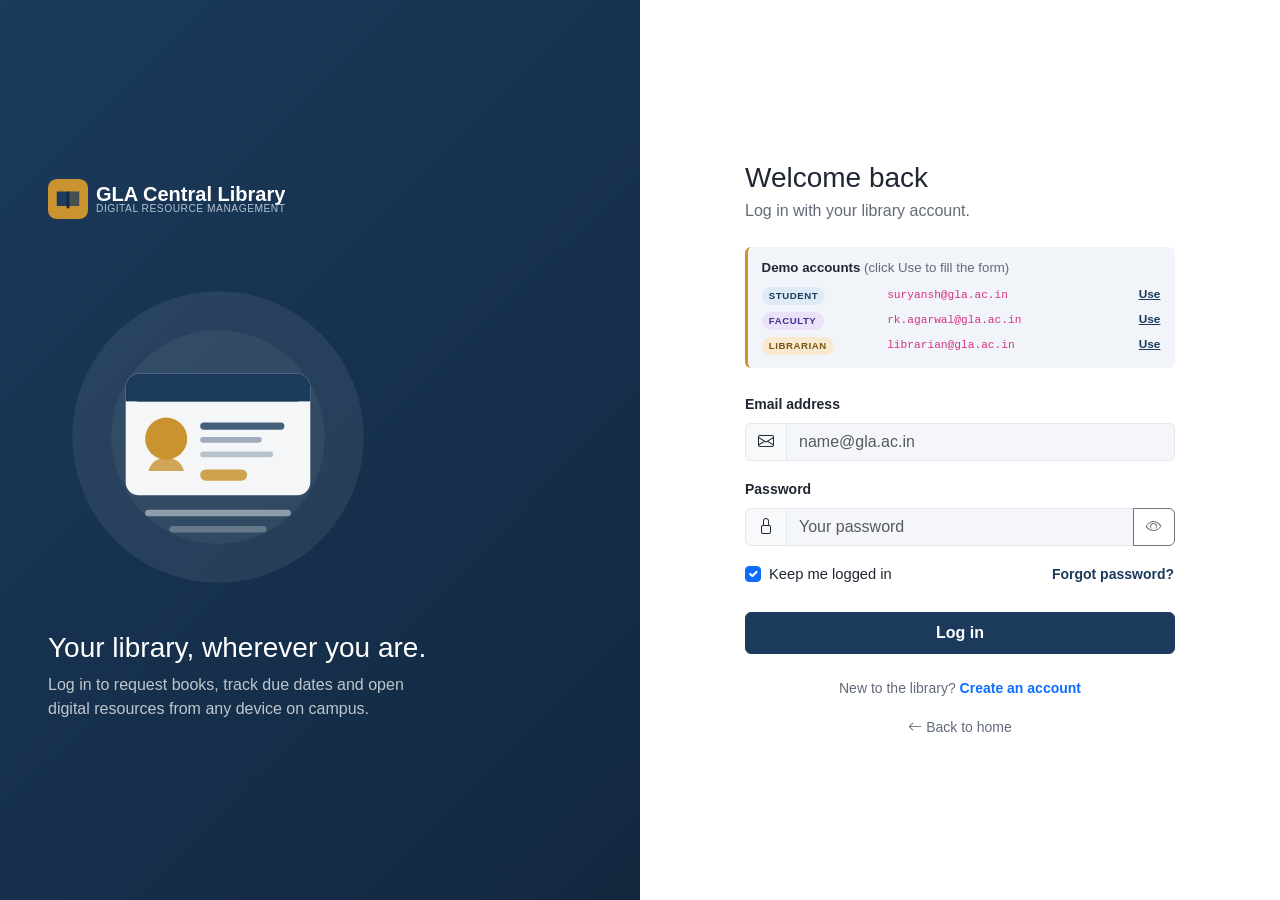
<file: login.html>
<!DOCTYPE html>
<html lang="en">
<head>
<meta charset="UTF-8">
<meta name="viewport" content="width=device-width, initial-scale=1">
<title>Log in | GLA Central Library</title>
<link rel="icon" href="img/logo.svg">
<link href="https://cdn.jsdelivr.net/npm/bootstrap@5.3.3/dist/css/bootstrap.min.css" rel="stylesheet">
<link href="https://cdn.jsdelivr.net/npm/bootstrap-icons@1.11.3/font/bootstrap-icons.min.css" rel="stylesheet">
<link rel="stylesheet" href="css/style.css">
<link rel="stylesheet" href="css/responsive.css">
</head>
<body>

<main class="auth-wrap" id="main">

  <div class="auth-side">
    <a href="index.html" class="d-flex align-items-center gap-2 text-white text-decoration-none mb-5">
      <img src="img/logo.svg" alt="" width="40" height="40">
      <span class="d-flex flex-column lh-1">
        <span class="fw-bold fs-5">GLA Central Library</span>
        <span class="brand-sub">Digital Resource Management</span>
      </span>
    </a>
    <img src="img/auth-art.svg" alt="Library membership card illustration" class="img-fluid mb-4" style="max-width:340px">
    <h2 class="h3">Your library, wherever you are.</h2>
    <p class="text-light opacity-75 mb-0" style="max-width:42ch">
      Log in to request books, track due dates and open digital resources from any device on campus.
    </p>
  </div>

  <div class="auth-form-col">
    <div class="auth-card">
      <a href="index.html" class="d-lg-none d-flex align-items-center gap-2 text-decoration-none mb-4">
        <img src="img/logo.svg" alt="" width="34" height="34">
        <span class="fw-bold">GLA Central Library</span>
      </a>

      <h1 class="h3 mb-1">Welcome back</h1>
      <p class="text-muted-soft mb-4">Log in with your library account.</p>

      <div class="demo-creds mb-4">
        <strong>Demo accounts</strong> <span class="text-muted-soft">(click Use to fill the form)</span>
        <table class="mt-1">
          <tbody>
            <tr><td><span class="role-pill role-student">Student</span></td><td><code>suryansh@gla.ac.in</code></td><td class="text-end"><button type="button" class="btn btn-link btn-sm p-0" data-demo="suryansh@gla.ac.in|library@642">Use</button></td></tr>
            <tr><td><span class="role-pill role-faculty">Faculty</span></td><td><code>rk.agarwal@gla.ac.in</code></td><td class="text-end"><button type="button" class="btn btn-link btn-sm p-0" data-demo="rk.agarwal@gla.ac.in|faculty@118">Use</button></td></tr>
            <tr><td><span class="role-pill role-librarian">Librarian</span></td><td><code>librarian@gla.ac.in</code></td><td class="text-end"><button type="button" class="btn btn-link btn-sm p-0" data-demo="librarian@gla.ac.in|admin@123">Use</button></td></tr>
          </tbody>
        </table>
      </div>

      <div id="loginAlert"></div>

      <form id="loginForm" novalidate>
        <div class="mb-3">
          <label for="email" class="form-label fw-semibold small">Email address</label>
          <div class="input-group has-validation">
            <span class="input-group-text"><i class="bi bi-envelope"></i></span>
            <input type="email" class="form-control" id="email" placeholder="name@gla.ac.in" autocomplete="username" required>
            <div class="invalid-feedback" id="emailErr"></div>
          </div>
        </div>

        <div class="mb-3">
          <label for="password" class="form-label fw-semibold small">Password</label>
          <div class="input-group has-validation">
            <span class="input-group-text"><i class="bi bi-lock"></i></span>
            <input type="password" class="form-control" id="password" placeholder="Your password" autocomplete="current-password" required>
            <button class="btn btn-outline-secondary" type="button" id="togglePw" aria-label="Show password">
              <i class="bi bi-eye"></i>
            </button>
            <div class="invalid-feedback" id="passwordErr"></div>
          </div>
        </div>

        <div class="d-flex justify-content-between align-items-center mb-4">
          <div class="form-check">
            <input class="form-check-input" type="checkbox" id="remember" checked>
            <label class="form-check-label small" for="remember">Keep me logged in</label>
          </div>
          <button type="button" class="btn btn-link btn-sm p-0 text-decoration-none" id="forgotBtn">Forgot password?</button>
        </div>

        <button type="submit" class="btn btn-navy w-100 py-2" id="loginBtn">Log in</button>
      </form>

      <p class="text-center text-muted-soft small mt-4 mb-0">
        New to the library? <a href="signup.html" class="fw-semibold text-decoration-none">Create an account</a>
      </p>
      <p class="text-center mt-3 mb-0">
        <a href="index.html" class="small text-muted-soft text-decoration-none"><i class="bi bi-arrow-left"></i> Back to home</a>
      </p>
    </div>
  </div>

</main>

<script src="https://cdn.jsdelivr.net/npm/bootstrap@5.3.3/dist/js/bootstrap.bundle.min.js"></script>
<script src="js/main.js"></script>
<script src="js/auth.js"></script>
</body>
</html>
</file>
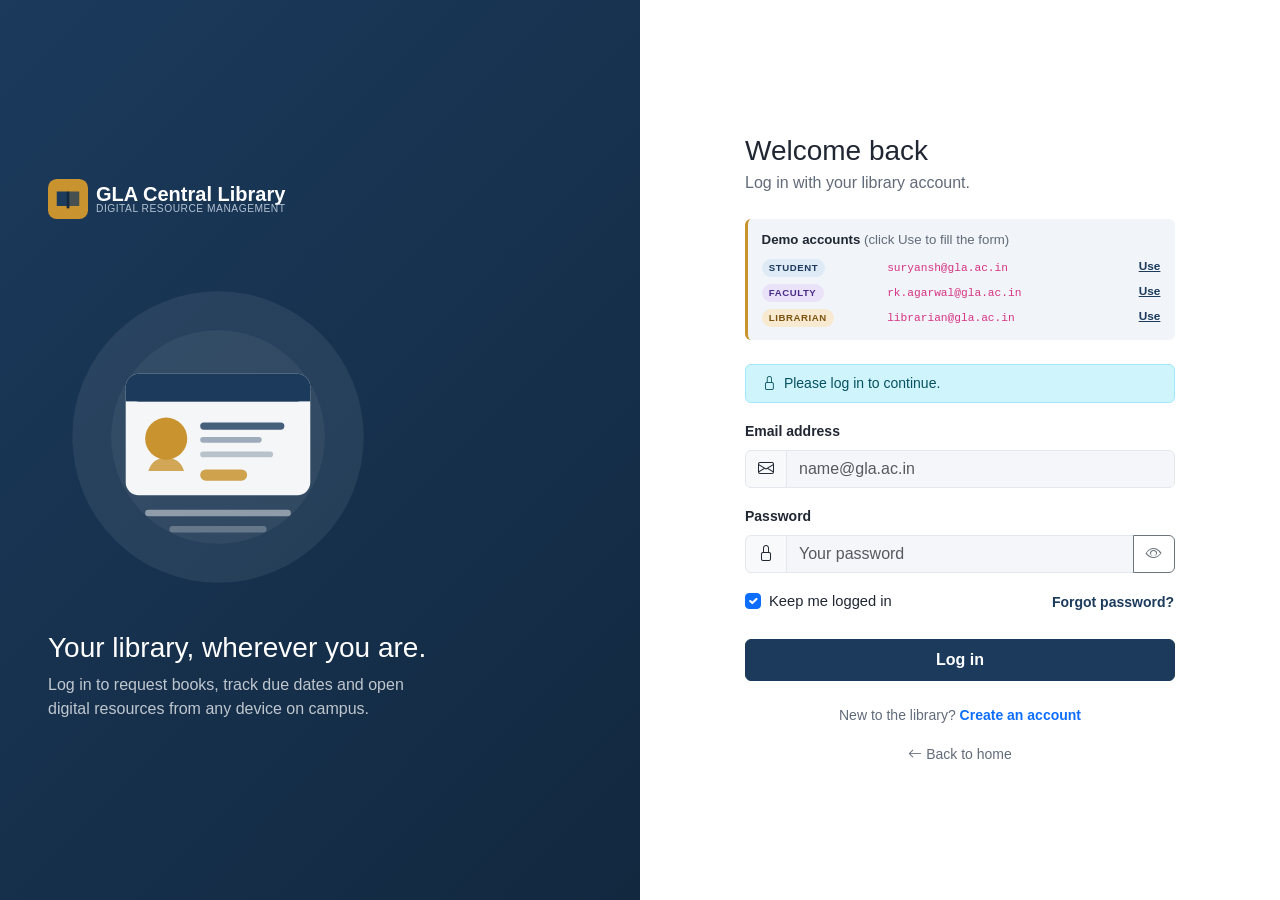
<file: member-dashboard.html>
<!DOCTYPE html>
<html lang="en">
<head>
<meta charset="UTF-8">
<meta name="viewport" content="width=device-width, initial-scale=1">
<title>My Dashboard | GLA Central Library</title>
<link rel="icon" href="img/logo.svg">
<link href="https://cdn.jsdelivr.net/npm/bootstrap@5.3.3/dist/css/bootstrap.min.css" rel="stylesheet">
<link href="https://cdn.jsdelivr.net/npm/bootstrap-icons@1.11.3/font/bootstrap-icons.min.css" rel="stylesheet">
<link rel="stylesheet" href="css/style.css">
<link rel="stylesheet" href="css/responsive.css">
</head>
<body>

<header id="siteHeader" class="sticky-top"></header>

<main id="main">
<section class="py-4 py-lg-5">
  <div class="container">
    <nav aria-label="breadcrumb">
      <ol class="breadcrumb small mb-3">
        <li class="breadcrumb-item"><a href="index.html" class="text-decoration-none">Home</a></li>
        <li class="breadcrumb-item active" aria-current="page">My Dashboard</li>
      </ol>
    </nav>

    <div class="welcome-banner mb-4" id="welcomeBanner"></div>

    <div class="row g-4">

      <div class="col-lg-3">
        <div class="card profile-card">
          <div class="card-body text-center" id="profileCard"></div>
        </div>
      </div>

      <div class="col-lg-9">
        <div class="row g-3 mb-4" id="statRow"></div>

        <div id="overdueAlert"></div>

        <div class="card section-card mb-4">
          <div class="card-body">
            <div class="d-flex justify-content-between align-items-center flex-wrap gap-2 mb-3">
              <h2 class="section-title"><i class="bi bi-journal-bookmark"></i> Currently Issued Books</h2>
              <a href="catalogue.html" class="btn btn-outline-secondary btn-sm">Find a Book</a>
            </div>
            <div class="table-responsive">
              <table class="table align-middle mb-0">
                <thead>
                  <tr>
                    <th>Book</th>
                    <th>Issued On</th>
                    <th>Due Date</th>
                    <th>Status</th>
                    <th>Fine</th>
                    <th class="text-end">Action</th>
                  </tr>
                </thead>
                <tbody id="issuedRows"></tbody>
              </table>
            </div>
          </div>
        </div>

        <div class="card section-card mb-4">
          <div class="card-body">
            <h2 class="section-title mb-3"><i class="bi bi-hourglass-split"></i> My Book Requests</h2>
            <div class="table-responsive">
              <table class="table align-middle mb-0">
                <thead>
                  <tr>
                    <th>Book</th>
                    <th>Requested On</th>
                    <th>Status</th>
                    <th class="text-end">Action</th>
                  </tr>
                </thead>
                <tbody id="requestRows"></tbody>
              </table>
            </div>
          </div>
        </div>

        <div class="card section-card mb-4">
          <div class="card-body">
            <h2 class="section-title mb-3"><i class="bi bi-clock-history"></i> Transaction History</h2>
            <div class="table-responsive">
              <table class="table align-middle mb-0">
                <thead>
                  <tr>
                    <th>Book</th>
                    <th>Issued On</th>
                    <th>Returned On</th>
                    <th>Fine</th>
                    <th>Status</th>
                  </tr>
                </thead>
                <tbody id="historyRows"></tbody>
              </table>
            </div>
          </div>
        </div>

        <div class="card section-card">
          <div class="card-body">
            <div class="d-flex justify-content-between align-items-center flex-wrap gap-2 mb-3">
              <h2 class="section-title"><i class="bi bi-bookmark-star"></i> Saved Digital Resources</h2>
              <a href="digital-resources.html" class="btn btn-outline-secondary btn-sm">Browse More</a>
            </div>
            <div class="row g-3" id="savedResources"></div>
          </div>
        </div>
      </div>
    </div>
  </div>
</section>
</main>

<footer id="siteFooter"></footer>

<script src="https://cdn.jsdelivr.net/npm/bootstrap@5.3.3/dist/js/bootstrap.bundle.min.js"></script>
<script src="js/main.js"></script>
<script src="js/dashboard.js"></script>
</body>
</html>
</file>
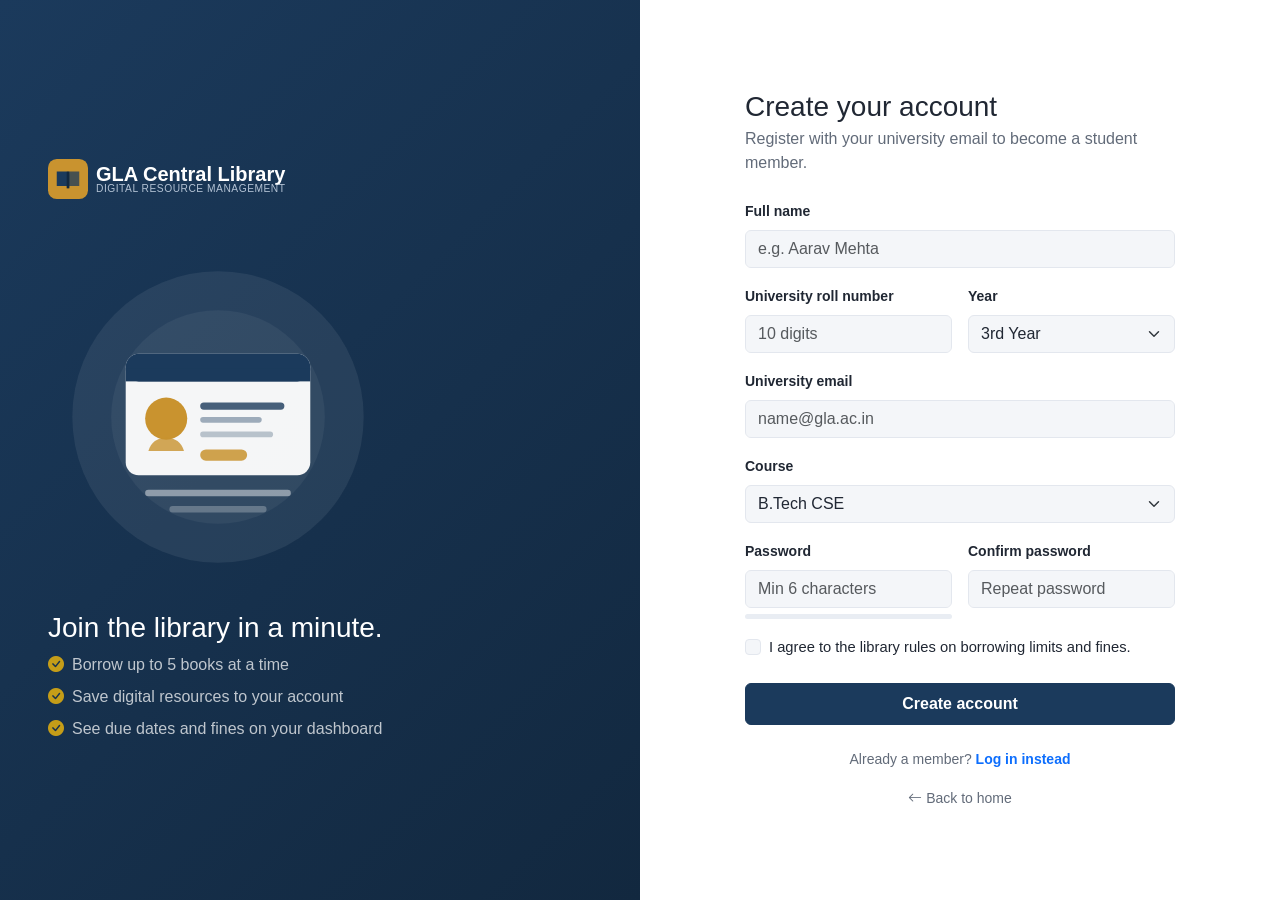
<file: signup.html>
<!DOCTYPE html>
<html lang="en">
<head>
<meta charset="UTF-8">
<meta name="viewport" content="width=device-width, initial-scale=1">
<title>Sign up | GLA Central Library</title>
<link rel="icon" href="img/logo.svg">
<link href="https://cdn.jsdelivr.net/npm/bootstrap@5.3.3/dist/css/bootstrap.min.css" rel="stylesheet">
<link href="https://cdn.jsdelivr.net/npm/bootstrap-icons@1.11.3/font/bootstrap-icons.min.css" rel="stylesheet">
<link rel="stylesheet" href="css/style.css">
<link rel="stylesheet" href="css/responsive.css">
</head>
<body>

<main class="auth-wrap" id="main">

  <div class="auth-side">
    <a href="index.html" class="d-flex align-items-center gap-2 text-white text-decoration-none mb-5">
      <img src="img/logo.svg" alt="" width="40" height="40">
      <span class="d-flex flex-column lh-1">
        <span class="fw-bold fs-5">GLA Central Library</span>
        <span class="brand-sub">Digital Resource Management</span>
      </span>
    </a>
    <img src="img/auth-art.svg" alt="Library membership card illustration" class="img-fluid mb-4" style="max-width:340px">
    <h2 class="h3">Join the library in a minute.</h2>
    <ul class="list-unstyled text-light opacity-75 mb-0 d-grid gap-2">
      <li><i class="bi bi-check-circle-fill text-warning me-2"></i>Borrow up to 5 books at a time</li>
      <li><i class="bi bi-check-circle-fill text-warning me-2"></i>Save digital resources to your account</li>
      <li><i class="bi bi-check-circle-fill text-warning me-2"></i>See due dates and fines on your dashboard</li>
    </ul>
  </div>

  <div class="auth-form-col">
    <div class="auth-card">
      <a href="index.html" class="d-lg-none d-flex align-items-center gap-2 text-decoration-none mb-4">
        <img src="img/logo.svg" alt="" width="34" height="34">
        <span class="fw-bold">GLA Central Library</span>
      </a>

      <h1 class="h3 mb-1">Create your account</h1>
      <p class="text-muted-soft mb-4">Register with your university email to become a student member.</p>

      <div id="signupAlert"></div>

      <form id="signupForm" novalidate>
        <div class="mb-3">
          <label for="fullName" class="form-label fw-semibold small">Full name</label>
          <input type="text" class="form-control" id="fullName" placeholder="e.g. Aarav Mehta" autocomplete="name" required>
          <div class="invalid-feedback" id="fullNameErr"></div>
        </div>

        <div class="row g-3">
          <div class="col-sm-6 mb-3">
            <label for="rollNo" class="form-label fw-semibold small">University roll number</label>
            <input type="text" class="form-control" id="rollNo" placeholder="10 digits" maxlength="10" inputmode="numeric" required>
            <div class="invalid-feedback" id="rollNoErr"></div>
          </div>
          <div class="col-sm-6 mb-3">
            <label for="year" class="form-label fw-semibold small">Year</label>
            <select class="form-select" id="year">
              <option>1st Year</option>
              <option>2nd Year</option>
              <option selected>3rd Year</option>
              <option>4th Year</option>
            </select>
          </div>
        </div>

        <div class="mb-3">
          <label for="email" class="form-label fw-semibold small">University email</label>
          <input type="email" class="form-control" id="email" placeholder="name@gla.ac.in" autocomplete="email" required>
          <div class="invalid-feedback" id="emailErr"></div>
        </div>

        <div class="mb-3">
          <label for="course" class="form-label fw-semibold small">Course</label>
          <select class="form-select" id="course">
            <option>B.Tech CSE</option>
            <option>B.Tech IT</option>
            <option>B.Tech ME</option>
            <option>BCA</option>
            <option>MCA</option>
          </select>
        </div>

        <div class="row g-3">
          <div class="col-sm-6 mb-3">
            <label for="password" class="form-label fw-semibold small">Password</label>
            <input type="password" class="form-control" id="password" placeholder="Min 6 characters" autocomplete="new-password" required>
            <div class="pw-meter" aria-hidden="true"><span id="pwMeter"></span></div>
            <div class="invalid-feedback" id="passwordErr"></div>
          </div>
          <div class="col-sm-6 mb-3">
            <label for="confirm" class="form-label fw-semibold small">Confirm password</label>
            <input type="password" class="form-control" id="confirm" placeholder="Repeat password" autocomplete="new-password" required>
            <div class="invalid-feedback" id="confirmErr"></div>
          </div>
        </div>

        <div class="form-check mb-4">
          <input class="form-check-input" type="checkbox" id="terms">
          <label class="form-check-label small" for="terms">
            I agree to the library rules on borrowing limits and fines.
          </label>
          <div class="invalid-feedback" id="termsErr"></div>
        </div>

        <button type="submit" class="btn btn-navy w-100 py-2">Create account</button>
      </form>

      <p class="text-center text-muted-soft small mt-4 mb-0">
        Already a member? <a href="login.html" class="fw-semibold text-decoration-none">Log in instead</a>
      </p>
      <p class="text-center mt-3 mb-0">
        <a href="index.html" class="small text-muted-soft text-decoration-none"><i class="bi bi-arrow-left"></i> Back to home</a>
      </p>
    </div>
  </div>

</main>

<script src="https://cdn.jsdelivr.net/npm/bootstrap@5.3.3/dist/js/bootstrap.bundle.min.js"></script>
<script src="js/main.js"></script>
<script src="js/auth.js"></script>
</body>
</html>
</file>
<file: css/style.css>
:root {
  --navy: #1b3a5c;
  --navy-dark: #12283f;
  --navy-light: #2c5482;
  --gold: #c9932f;
  --gold-dark: #a5761f;
  --page-bg: #f4f6f9;
  --line: #e3e7ee;
  --muted: #626b79;

  --bs-primary: #1b3a5c;
  --bs-primary-rgb: 27, 58, 92;
  --bs-body-bg: #f4f6f9;
  --bs-body-color: #202733;
  --bs-body-font-family: "Segoe UI", Roboto, "Helvetica Neue", Arial, sans-serif;
  --bs-border-color: #e3e7ee;
  --bs-link-color: #1b3a5c;
  --bs-link-hover-color: #c9932f;
}

body {
  background: var(--page-bg);
  animation: page-in .35s ease both;
}

@keyframes page-in {
  from { opacity: 0; }
  to   { opacity: 1; }
}

h1, h2, h3, h4, h5 {
  color: var(--navy-dark);
  font-weight: 700;
}

.text-muted-soft { color: var(--muted) !important; }

.btn {
  font-weight: 600;
  transition: transform .15s ease, box-shadow .15s ease, background-color .15s ease, border-color .15s ease;
}

.btn:active { transform: translateY(1px); }

.btn-gold {
  background: var(--gold);
  border-color: var(--gold);
  color: #2a1c02;
}

.btn-gold:hover,
.btn-gold:focus {
  background: var(--gold-dark);
  border-color: var(--gold-dark);
  color: #fff;
}

.btn-navy {
  background: var(--navy);
  border-color: var(--navy);
  color: #fff;
}

.btn-navy:hover,
.btn-navy:focus {
  background: var(--navy-light);
  border-color: var(--navy-light);
  color: #fff;
}

.btn-outline-light-thin {
  border: 1px solid rgba(255, 255, 255, .55);
  color: #fff;
}

.btn-outline-light-thin:hover {
  background: rgba(255, 255, 255, .14);
  color: #fff;
}

.site-nav {
  background: var(--navy-dark);
  box-shadow: 0 2px 12px rgba(0, 0, 0, .16);
}

.site-nav .navbar-brand { color: #fff; }

.brand-sub {
  font-size: .64rem;
  letter-spacing: .05em;
  color: #b3c2d4;
  text-transform: uppercase;
}

.site-nav .nav-link {
  color: #cfd9e6;
  font-size: .94rem;
  font-weight: 500;
  border-radius: 6px;
  padding: .5rem .85rem !important;
  position: relative;
  transition: color .15s ease, background-color .15s ease;
}

.site-nav .nav-link:hover { color: #fff; background: rgba(255, 255, 255, .08); }

.site-nav .nav-link.active {
  color: #2a1c02;
  background: var(--gold);
}

.hero {
  background: linear-gradient(135deg, var(--navy) 0%, var(--navy-dark) 100%);
  color: #fff;
  position: relative;
  overflow: hidden;
}

.hero h1 { color: #fff; }

.hero p.lead { color: #d7e0ec; }

.hero-art {
  animation: float-soft 6s ease-in-out infinite;
  max-width: 100%;
  height: auto;
}

@keyframes float-soft {
  0%, 100% { transform: translateY(0); }
  50%      { transform: translateY(-12px); }
}

.eyebrow {
  display: inline-block;
  background: rgba(201, 147, 47, .2);
  color: var(--gold);
  font-size: .74rem;
  font-weight: 700;
  letter-spacing: .07em;
  text-transform: uppercase;
  padding: .3rem .8rem;
  border-radius: 20px;
}

.stat-tile {
  background: rgba(255, 255, 255, .07);
  border: 1px solid rgba(255, 255, 255, .13);
  border-radius: 12px;
  padding: 1rem;
  text-align: center;
}

.stat-tile .stat-value {
  display: block;
  font-size: 1.65rem;
  font-weight: 800;
  color: var(--gold);
  line-height: 1.1;
}

.stat-tile small { color: #c3cede; font-size: .78rem; }

.card {
  border: 1px solid var(--line);
  border-radius: 12px;
  transition: transform .2s ease, box-shadow .2s ease;
}

.card-lift:hover {
  transform: translateY(-5px);
  box-shadow: 0 12px 26px rgba(20, 30, 50, .13);
}

.book-card .cover-wrap {
  overflow: hidden;
  border-radius: 12px 12px 0 0;
  background: var(--navy-dark);
  aspect-ratio: 5 / 7;
}

.book-card .cover-wrap img {
  width: 100%;
  height: 100%;
  object-fit: cover;
  transition: transform .35s ease;
}

.book-card:hover .cover-wrap img { transform: scale(1.06); }

.card-category {
  font-size: .7rem;
  text-transform: uppercase;
  letter-spacing: .06em;
  color: var(--gold-dark);
  font-weight: 700;
}

.card-title-sm {
  font-size: 1rem;
  line-height: 1.35;
  margin-bottom: .15rem;
}

.rating { color: var(--gold-dark); font-weight: 700; font-size: .85rem; }

.feature-icon-box {
  width: 56px;
  height: 56px;
  border-radius: 14px;
  background: #eef2f7;
  display: flex;
  align-items: center;
  justify-content: center;
  transition: background-color .2s ease, transform .2s ease;
}

.feature-card:hover .feature-icon-box {
  background: #e2e9f2;
  transform: rotate(-4deg);
}

.feature-icon-box img { width: 32px; height: 32px; }

.badge-available { background: #e6f4ea; color: #216e44; }
.badge-issued    { background: #fbe9e7; color: #b0332a; }
.badge-reserved  { background: #fff6e0; color: #8a6100; }
.badge-overdue   { background: #fbe0de; color: #96231b; }

.badge-soft {
  font-weight: 700;
  font-size: .68rem;
  letter-spacing: .03em;
  text-transform: uppercase;
  padding: .32em .7em;
  border-radius: 20px;
}

.resource-head {
  height: 118px;
  display: flex;
  align-items: center;
  justify-content: center;
  background: linear-gradient(135deg, #eef2f7, #e2e8f1);
  border-radius: 12px 12px 0 0;
}

.resource-head img {
  width: 48px;
  height: 48px;
  transition: transform .25s ease;
}

.card-lift:hover .resource-head img { transform: translateY(-4px) scale(1.06); }

.chip {
  display: inline-block;
  font-size: .72rem;
  font-weight: 700;
  padding: .2rem .55rem;
  border-radius: 5px;
  background: #eef1f5;
  color: #55606f;
}

.filter-card { position: sticky; top: 88px; }

.form-check-label { font-size: .92rem; }

.table thead th {
  background: #f1f4f8;
  color: var(--muted);
  font-size: .72rem;
  text-transform: uppercase;
  letter-spacing: .04em;
  font-weight: 700;
  border-bottom: 1px solid var(--line);
}

.table td { vertical-align: middle; font-size: .9rem; }

.mini-cover {
  width: 34px;
  height: 46px;
  object-fit: cover;
  border-radius: 4px;
  flex-shrink: 0;
}

.stat-box {
  border: 1px solid var(--line);
  border-radius: 12px;
  background: #fff;
  padding: 1.1rem;
}

.stat-box .num {
  display: block;
  font-size: 1.7rem;
  font-weight: 800;
  color: var(--navy);
  line-height: 1.1;
}

.stat-box.is-warn .num { color: #c0392b; }

.profile-card { position: sticky; top: 88px; }

.profile-detail li {
  display: flex;
  justify-content: space-between;
  gap: .5rem;
  padding: .38rem 0;
  font-size: .86rem;
  border-bottom: 1px dashed var(--line);
}

.profile-detail li:last-child { border-bottom: 0; }

.profile-detail li span:first-child { color: var(--muted); }

.steps { position: relative; }

.steps::before {
  content: "";
  position: absolute;
  top: 19px;
  left: 8%;
  right: 8%;
  height: 2px;
  background: var(--line);
}

.step-dot {
  width: 38px;
  height: 38px;
  border-radius: 50%;
  background: #fff;
  border: 2px solid var(--line);
  color: var(--muted);
  display: flex;
  align-items: center;
  justify-content: center;
  font-weight: 700;
  font-size: .88rem;
  margin: 0 auto .5rem;
  position: relative;
  z-index: 1;
  transition: background-color .25s ease, border-color .25s ease, color .25s ease;
}

.step.is-active .step-dot { background: var(--navy); border-color: var(--navy); color: #fff; }
.step.is-done .step-dot   { background: #2e8b57; border-color: #2e8b57; color: #fff; }
.step small               { font-size: .78rem; color: var(--muted); font-weight: 600; }
.step.is-active small     { color: var(--navy); }

.summary-box {
  background: #f7f9fc;
  border: 1px dashed var(--line);
  border-radius: 10px;
  padding: 1rem;
}

.summary-box .srow {
  display: flex;
  justify-content: space-between;
  gap: .75rem;
  padding: .3rem 0;
  font-size: .9rem;
}

.summary-box .srow.total {
  border-top: 1px solid var(--line);
  margin-top: .4rem;
  padding-top: .65rem;
  font-weight: 700;
}

.auth-wrap {
  min-height: 100vh;
  display: grid;
  grid-template-columns: 1fr 1fr;
}

.auth-side {
  background: linear-gradient(135deg, var(--navy) 0%, var(--navy-dark) 100%);
  color: #fff;
  display: flex;
  flex-direction: column;
  justify-content: center;
  padding: 3rem;
}

.auth-side h2 { color: #fff; }

.auth-form-col {
  display: flex;
  align-items: center;
  justify-content: center;
  padding: 2.5rem 1.25rem;
  background: #fff;
}

.auth-card { width: 100%; max-width: 430px; }

.demo-creds {
  background: #f1f4f8;
  border-left: 3px solid var(--gold);
  border-radius: 6px;
  font-size: .83rem;
  padding: .7rem .85rem;
}

@media (max-width: 991.98px) {
  .auth-wrap { grid-template-columns: 1fr; min-height: auto; }
  .auth-side { display: none; }
  .filter-card, .profile-card { position: static; }
}

.site-footer {
  background: var(--navy-dark);
  color: #b6c2d2;
  margin-top: 4rem;
}

.site-footer h5 { color: #fff; font-size: .95rem; }

.site-footer a {
  color: #a7b3c4;
  font-size: .89rem;
  text-decoration: none;
  transition: color .15s ease, padding-left .15s ease;
}

.site-footer a:hover { color: var(--gold); padding-left: 3px; }

.footer-bottom {
  border-top: 1px solid rgba(255, 255, 255, .1);
  font-size: .8rem;
  color: #8896a9;
}

.empty-state {
  border: 1px dashed var(--line);
  border-radius: 12px;
  padding: 2.5rem 1rem;
  text-align: center;
  color: var(--muted);
  background: #fff;
}

.data-error {
  border-left: 4px solid #c0392b;
  background: #fbe9e7;
  color: #8e2419;
  border-radius: 6px;
  padding: 1rem 1.15rem;
  font-size: .9rem;
}

.form-control:focus,
.form-select:focus {
  border-color: var(--navy-light);
  box-shadow: 0 0 0 .2rem rgba(44, 84, 130, .15);
}

@media (prefers-reduced-motion: reduce) {
  *,
  *::before,
  *::after {
    animation-duration: .01ms !important;
    animation-iteration-count: 1 !important;
    transition-duration: .01ms !important;
  }
}

/* =============================================================================
   v2 additions - shared components for RBAC, desk and dashboard
   ============================================================================= */

#siteHeader { z-index: 1030; }

.pagination { --bs-pagination-active-bg: var(--navy); --bs-pagination-active-border-color: var(--navy); --bs-pagination-color: var(--navy); }

.nav-tabs { --bs-nav-tabs-link-active-color: var(--navy-dark); --bs-nav-link-color: var(--muted); --bs-nav-link-hover-color: var(--navy); }
.nav-tabs .nav-link { font-weight: 600; font-size: .92rem; }

/* user menu in the navbar */
.user-chip {
  display: flex;
  align-items: center;
  gap: .55rem;
  color: #fff;
  border: 1px solid rgba(255, 255, 255, .18);
  border-radius: 999px;
  padding: .25rem .8rem .25rem .3rem;
  background: rgba(255, 255, 255, .06);
}
.user-chip:hover, .user-chip:focus, .user-chip.show { color: #fff; background: rgba(255, 255, 255, .12); border-color: rgba(255, 255, 255, .3); }
.user-avatar {
  width: 32px; height: 32px; border-radius: 50%;
  background: var(--gold); color: #2a1c02;
  font-weight: 800; font-size: .78rem;
  display: flex; align-items: center; justify-content: center;
}
.user-name { font-size: .88rem; font-weight: 600; }

.role-pill {
  display: inline-block;
  margin-top: 3px;
  font-size: .6rem;
  font-weight: 700;
  letter-spacing: .06em;
  text-transform: uppercase;
  padding: .12rem .45rem;
  border-radius: 999px;
}
.role-student   { background: #dfeaf7; color: #1b3a5c; }
.role-faculty   { background: #e9e2f8; color: #4b2d8a; }
.role-librarian { background: #f8ead0; color: #7a5410; }
.role-guest     { background: #eceff3; color: #55606f; }

.badge-muted { background: #eceff3; color: #55606f; }
.badge-soft.badge-available, .badge-soft.badge-issued, .badge-soft.badge-reserved,
.badge-soft.badge-overdue, .badge-soft.badge-muted { display: inline-block; white-space: nowrap; }

/* toasts */
.app-toast { border: 0; border-radius: 10px; box-shadow: 0 10px 30px rgba(20, 30, 50, .2); overflow: hidden; }
.app-toast > div { border-left: 4px solid; }
.toast-success > div { border-color: #2e8b57; } .toast-success .bi:first-child { color: #2e8b57; }
.toast-danger  > div { border-color: #c0392b; } .toast-danger  .bi:first-child { color: #c0392b; }
.toast-warning > div { border-color: var(--gold); } .toast-warning .bi:first-child { color: var(--gold-dark); }
.toast-info    > div { border-color: var(--navy-light); } .toast-info .bi:first-child { color: var(--navy-light); }

/* 403 page */
.forbidden-card { max-width: 520px; background: #fff; border: 1px solid var(--line); border-radius: 16px; padding: 2.5rem 2rem; }
.forbidden-icon {
  width: 72px; height: 72px; margin: 0 auto; border-radius: 50%;
  background: #fbe9e7; color: #b0332a; font-size: 2rem;
  display: flex; align-items: center; justify-content: center;
}

/* pill filters (resource types, admin tabs) */
.pill-btn {
  border: 1px solid var(--line);
  background: #fff;
  color: #3a4554;
  font-size: .85rem;
  font-weight: 600;
  border-radius: 999px;
  padding: .38rem .95rem;
  transition: all .15s ease;
}
.pill-btn:hover { border-color: var(--navy-light); color: var(--navy); }
.pill-btn.active { background: var(--navy); border-color: var(--navy); color: #fff; }
.pill-btn .count { opacity: .7; font-weight: 500; margin-left: .25rem; }

/* book details */
.detail-cover { border-radius: 12px; overflow: hidden; box-shadow: 0 16px 34px rgba(18, 40, 63, .22); background: var(--navy-dark); aspect-ratio: 5 / 7; }
.detail-cover img { width: 100%; height: 100%; object-fit: cover; }
.copies-bar { height: 8px; border-radius: 999px; background: #e9edf3; overflow: hidden; }
.copies-bar span { display: block; height: 100%; background: linear-gradient(90deg, #2e8b57, #4caf7a); border-radius: 999px; }
.meta-grid { display: grid; grid-template-columns: repeat(auto-fit, minmax(160px, 1fr)); gap: .75rem; }
.meta-grid div { background: #fff; border: 1px solid var(--line); border-radius: 10px; padding: .7rem .9rem; }
.meta-grid span { display: block; font-size: .7rem; text-transform: uppercase; letter-spacing: .05em; color: var(--muted); font-weight: 700; }
.meta-grid strong { font-size: .92rem; color: #202733; }
.review-item { border-bottom: 1px solid var(--line); padding: 1rem 0; }
.review-item:last-child { border-bottom: 0; }
.review-avatar { width: 38px; height: 38px; border-radius: 50%; background: #eef2f7; color: var(--navy); font-weight: 700; display: flex; align-items: center; justify-content: center; flex-shrink: 0; }
.stars { color: var(--gold); letter-spacing: 1px; }
.action-panel { background: #fff; border: 1px solid var(--line); border-radius: 12px; padding: 1.1rem; }

/* resources */
.access-open { background: #e6f4ea; color: #216e44; }
.access-subscription { background: #efe8fb; color: #4b2d8a; }
.save-btn.saved { color: var(--gold-dark); border-color: var(--gold); background: #fff8eb; }

/* dashboard + desk */
.stat-box { display: flex; align-items: center; gap: .9rem; height: 100%; }
.stat-icon {
  width: 46px; height: 46px; border-radius: 12px; flex-shrink: 0;
  display: flex; align-items: center; justify-content: center; font-size: 1.25rem;
  background: #eef2f7; color: var(--navy);
}
.stat-box.is-warn .stat-icon { background: #fbe9e7; color: #c0392b; }
.stat-box.is-gold .stat-icon { background: #fff3dc; color: var(--gold-dark); }
.stat-box.is-green .stat-icon { background: #e6f4ea; color: #2e8b57; }
.stat-box .label { display: block; font-size: .8rem; color: var(--muted); }

.welcome-banner {
  background: linear-gradient(135deg, var(--navy) 0%, var(--navy-dark) 100%);
  color: #fff; border-radius: 16px; padding: 1.5rem 1.75rem; position: relative; overflow: hidden;
}
.welcome-banner h1 { color: #fff; }
.welcome-banner::after {
  content: ""; position: absolute; right: -60px; top: -60px; width: 220px; height: 220px;
  border-radius: 50%; background: rgba(201, 147, 47, .18);
}
.welcome-banner > * { position: relative; z-index: 1; }

.section-card .card-body { padding: 1.25rem; }
.section-title { display: flex; align-items: center; gap: .5rem; font-size: 1rem; margin: 0; }
.section-title i { color: var(--gold-dark); }

.btn-xs { padding: .2rem .55rem; font-size: .76rem; border-radius: 6px; }
.table td .small { line-height: 1.3; }
.text-fine { color: #b0332a; font-weight: 700; }

.pw-meter { height: 5px; border-radius: 999px; background: #e9edf3; overflow: hidden; margin-top: .4rem; }
.pw-meter span { display: block; height: 100%; width: 0; transition: width .2s ease, background-color .2s ease; }

.demo-creds table { width: 100%; font-size: .8rem; }
.demo-creds td { padding: .12rem 0; }
.demo-creds button { font-size: .74rem; }

/* filter panel lifts on hover (idea carried over from Tanishq's catalogue hover effect) */
@media (min-width: 992px) {
  .filter-card { transition: box-shadow .3s ease, border-color .3s ease, transform .3s ease; }
  .filter-card:hover { box-shadow: 0 8px 24px rgba(0, 0, 0, .08); border-color: #cbd5e1; transform: translateY(-2px); }
}
</file>
<file: css/responsive.css>
/* =============================================================================
 * Responsive layer (css/responsive.css)
 * Owner: Sonu Raj - responsive testing on mobile (360-414px), tablet (768px)
 * and laptop (1366px). Loaded after style.css on every page.
 * See docs/TESTING.md for the checklist these fixes came from.
 * ============================================================================= */

/* ---------- tablet and below (< 992px): navbar collapses ---------- */
@media (max-width: 991.98px) {
  .site-nav .navbar-collapse {
    padding: .75rem 0 .5rem;
    border-top: 1px solid rgba(255, 255, 255, .1);
    margin-top: .5rem;
  }
  .site-nav .nav-link { padding: .6rem .85rem !important; }
  .site-nav .dropdown,
  .site-nav .user-chip { width: 100%; }
  .site-nav .user-chip { justify-content: flex-start; border-radius: 10px; }

  .hero { text-align: left; }
  .welcome-banner { padding: 1.25rem; }

  /* tabs scroll sideways instead of wrapping into two rows */
  .nav-tabs {
    flex-wrap: nowrap;
    overflow-x: auto;
    overflow-y: hidden;
    scrollbar-width: none;
  }
  .nav-tabs::-webkit-scrollbar { display: none; }
  .nav-tabs .nav-link { white-space: nowrap; }
}

/* ---------- phones landscape / small tablets (< 768px) ---------- */
@media (max-width: 767.98px) {
  .display-5 { font-size: 2rem; }
  .hero .lead { font-size: 1.05rem; }

  .table td, .table th { font-size: .82rem; padding: .55rem .5rem; }
  .table .mini-cover { width: 28px; height: 38px; }

  .stat-box { padding: .85rem; gap: .65rem; }
  .stat-box .num { font-size: 1.35rem; }
  .stat-icon { width: 38px; height: 38px; font-size: 1.05rem; }

  .steps::before { left: 12%; right: 12%; }
  .step small { font-size: .7rem; }

  .meta-grid { grid-template-columns: 1fr 1fr; }

  .site-footer { margin-top: 2.5rem; }
}

/* ---------- phones (< 576px) ---------- */
@media (max-width: 575.98px) {
  .container { padding-left: 1rem; padding-right: 1rem; }

  .stat-tile { padding: .7rem .4rem; }
  .stat-tile .stat-value { font-size: 1.2rem; }
  .stat-tile small { font-size: .68rem; }

  .brand-sub { display: none; }
  .navbar-brand .fw-bold { font-size: .95rem; }

  /* resource type pills scroll in one row */
  #typeTabs { flex-wrap: nowrap !important; overflow-x: auto; padding-bottom: .25rem; }
  #typeTabs .pill-btn { white-space: nowrap; }

  .step-dot { width: 32px; height: 32px; font-size: .8rem; }
  .steps::before { top: 16px; }

  .auth-form-col { padding: 1.5rem 1rem; }
  .demo-creds code { font-size: .72rem; }

  .toast-container { left: 0; right: 0; padding: .75rem !important; }
  .toast-container .toast { width: 100%; }

  .forbidden-card { padding: 2rem 1.25rem; }
  .modal-dialog { margin: .5rem; }
}

/* ---------- print: tables on the desk and dashboard print cleanly ---------- */
@media print {
  #siteHeader, #siteFooter, .btn, .toast-container, .nav-tabs, .welcome-banner .btn { display: none !important; }
  body { background: #fff; animation: none; }
  .card { border: 1px solid #ccc; box-shadow: none !important; }
  .tab-pane { display: block !important; opacity: 1 !important; }
}
</file>
